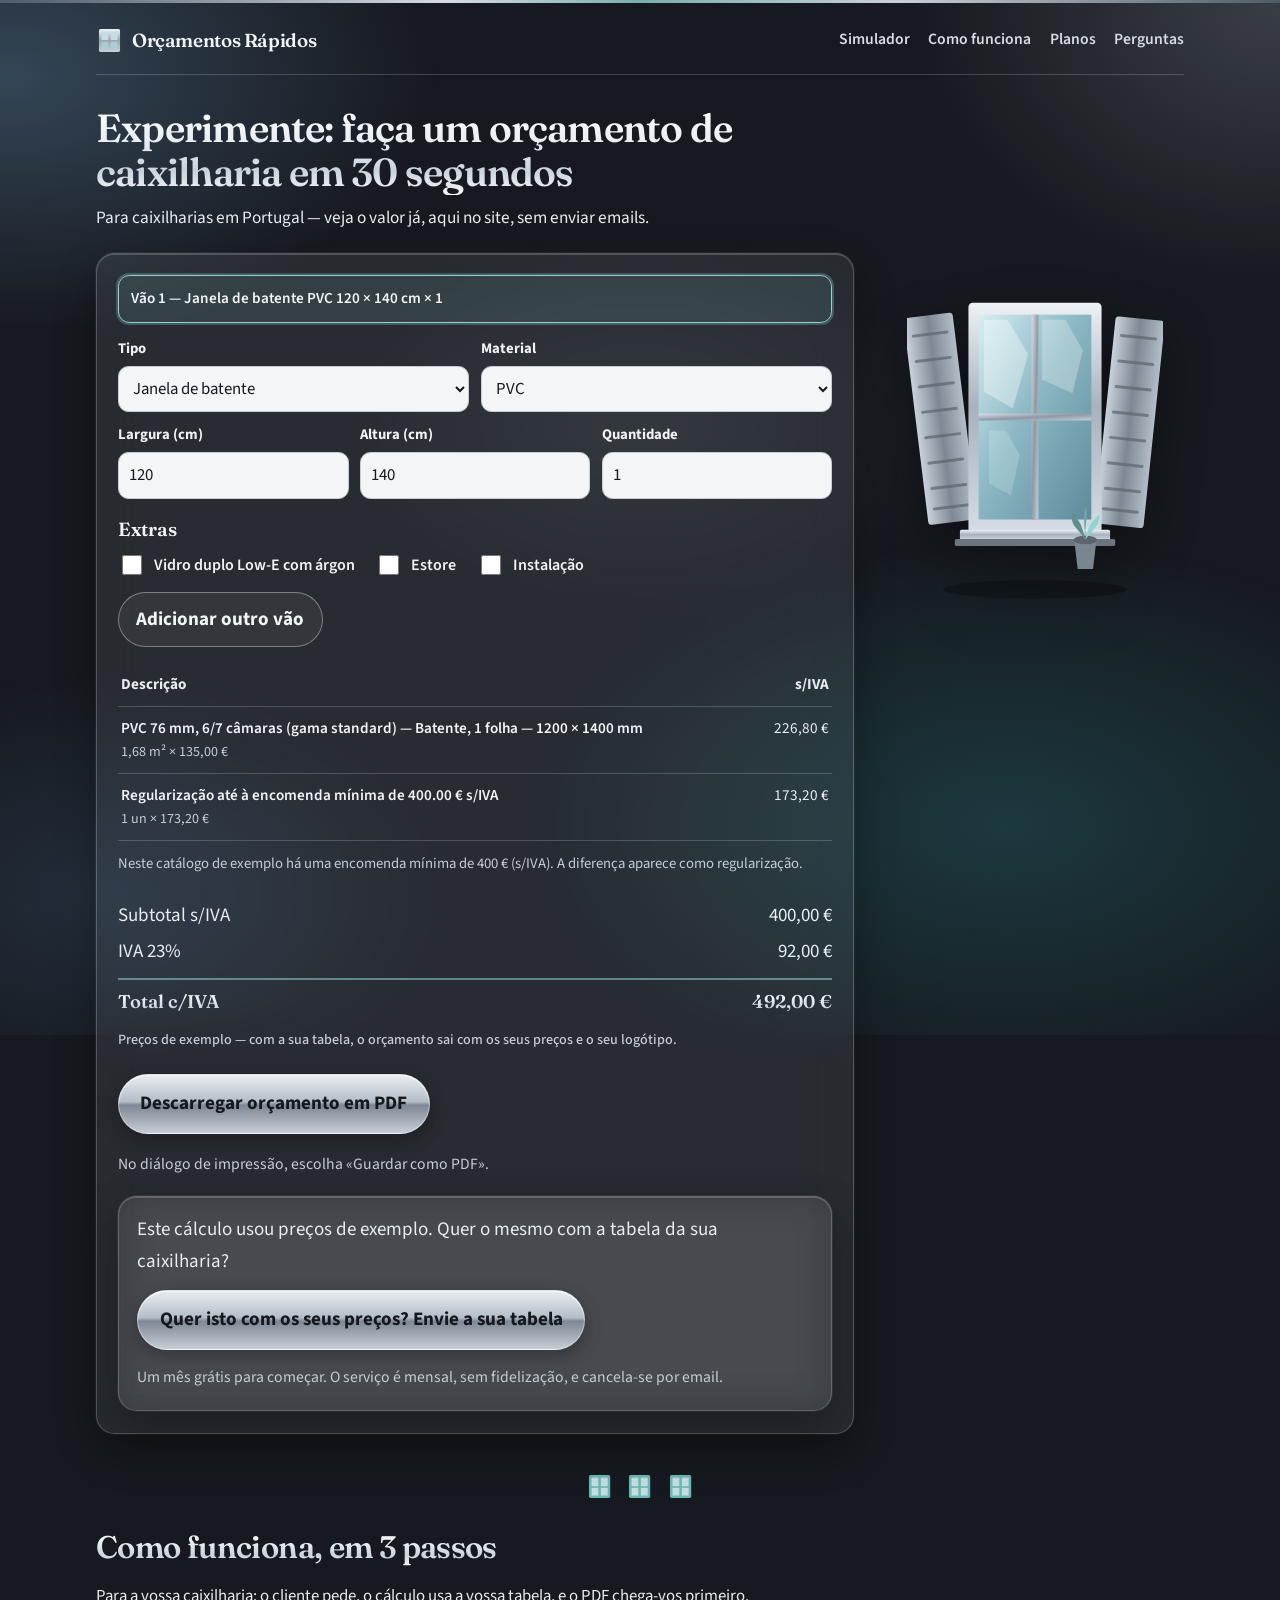
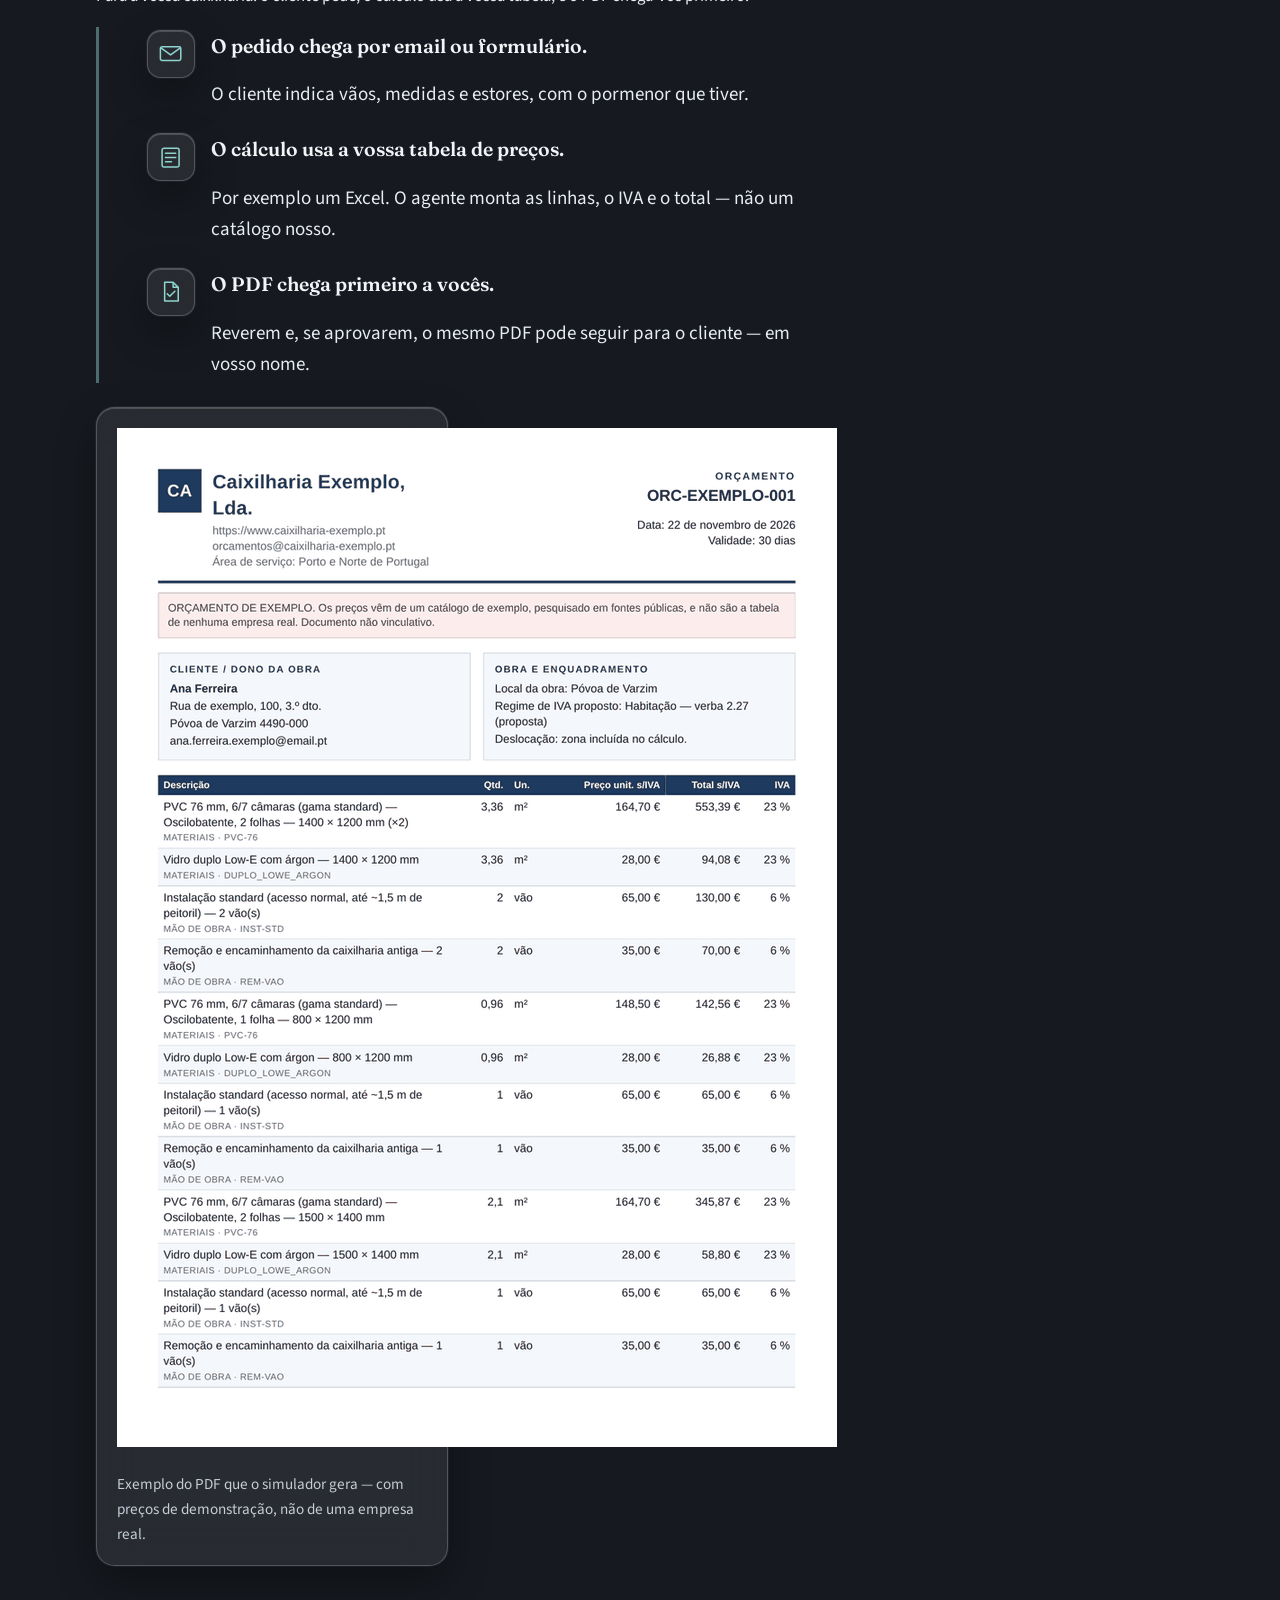
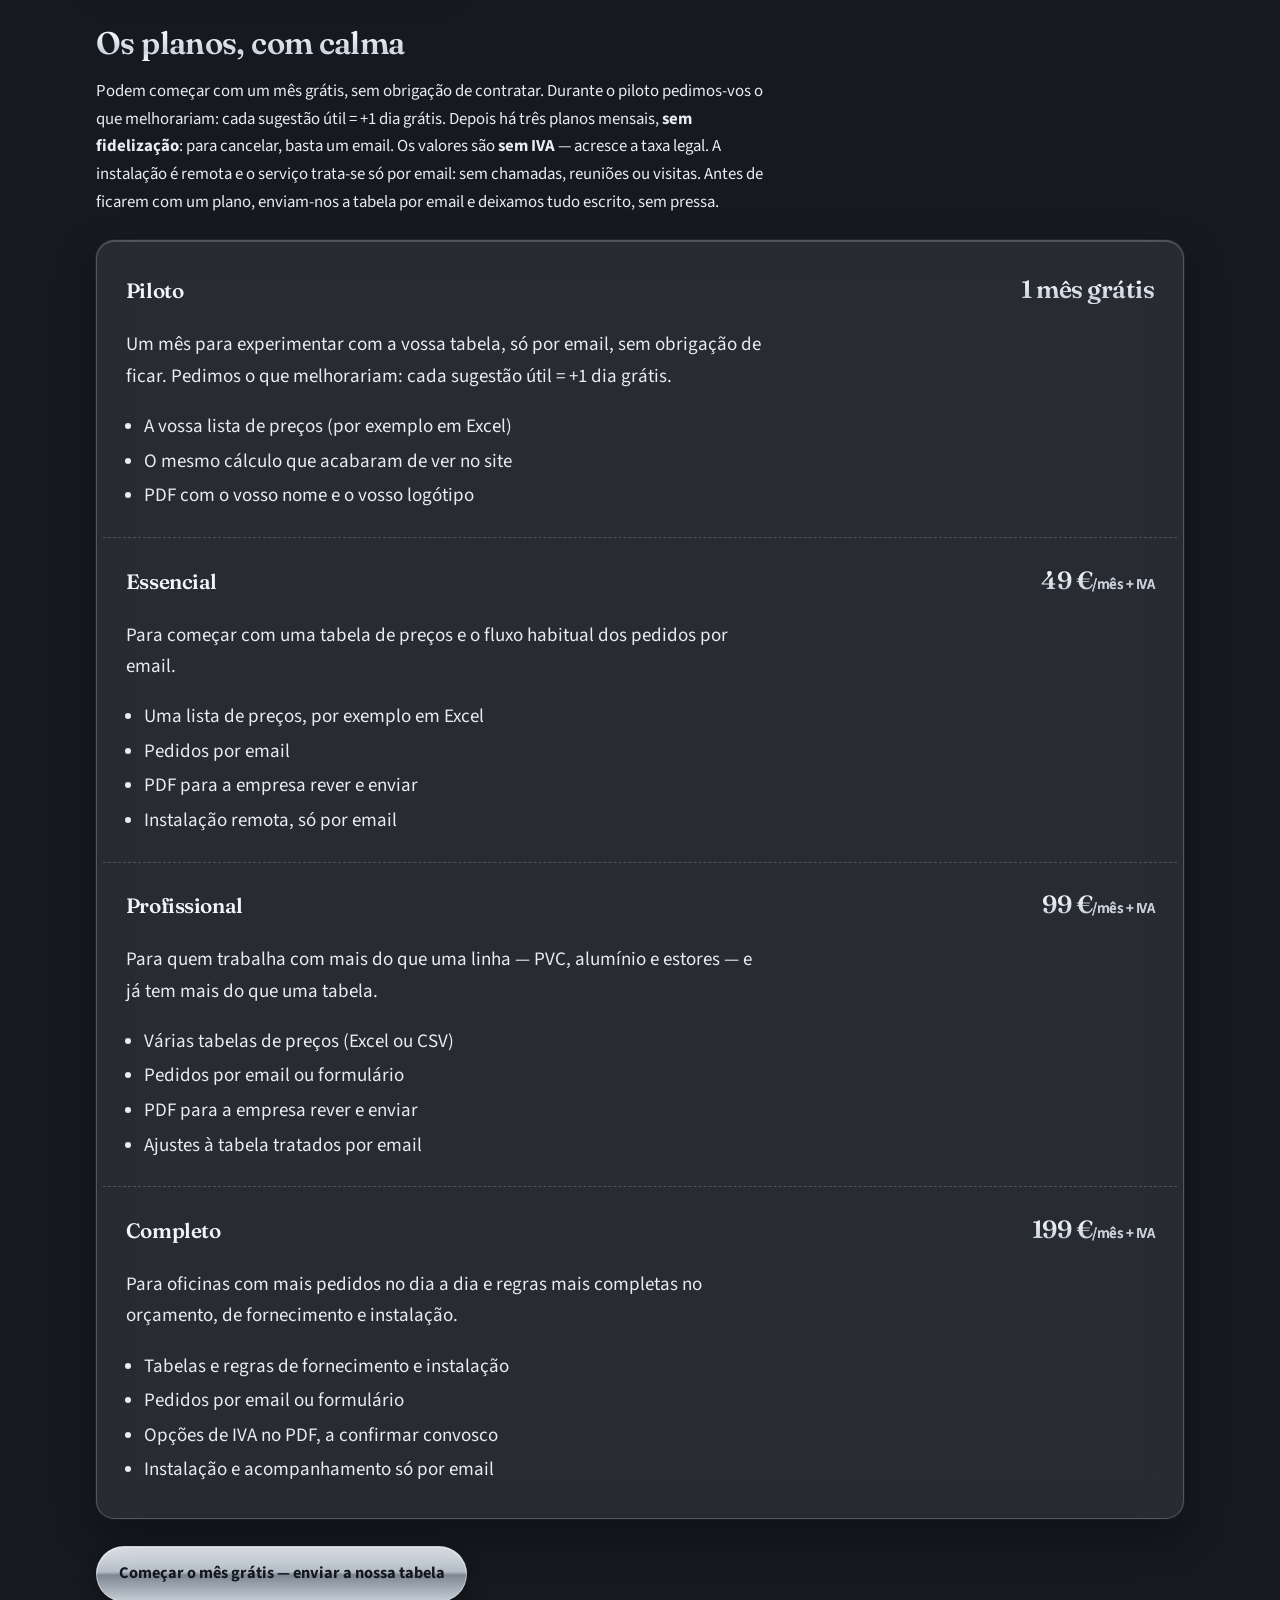
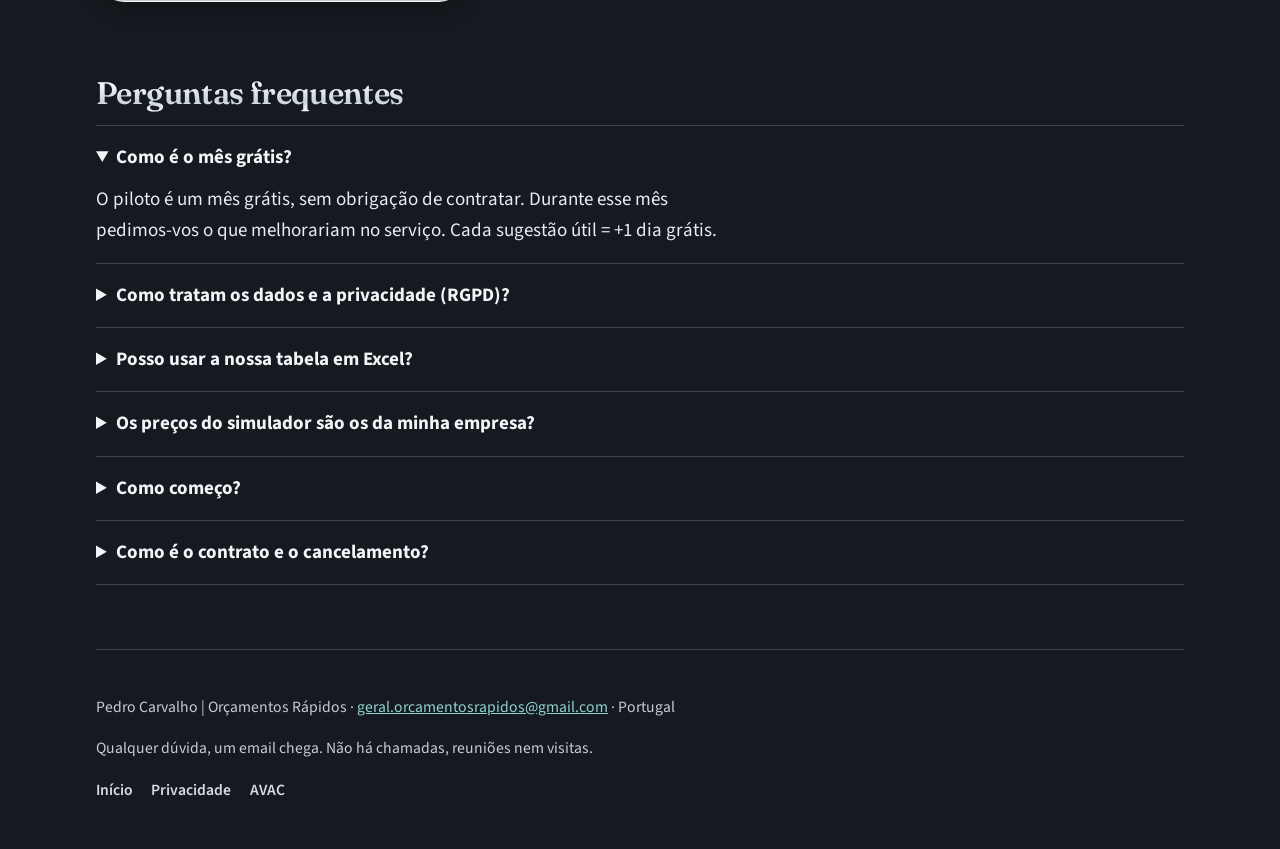
<file: index.html>
<!DOCTYPE html>
<html lang="pt-PT">
<head>
  <meta charset="utf-8">
  <meta name="viewport" content="width=device-width, initial-scale=1">
  <title>Orçamentos de caixilharia em 30 segundos, no site | Orçamentos Rápidos</title>
  <meta name="description" content="Orçamento de caixilharia no site, em 30 segundos, com preços de exemplo. Envie a sua tabela e use os seus preços. Um mês grátis; 49 a 199 €/mês + IVA, sem fidelização.">
  <link rel="canonical" href="https://orcamentosrapidos.pt/">
  <link rel="preload" href="fonts/source-sans-3-latin.woff2" as="font" type="font/woff2" crossorigin>
  <link rel="preload" href="fonts/fraunces-latin.woff2" as="font" type="font/woff2" crossorigin>
  <link rel="stylesheet" href="styles.css">
  <meta name="theme-color" content="#16191F">
  <meta property="og:site_name" content="Orçamentos Rápidos">
  <meta property="og:title" content="Orçamentos de caixilharia em 30 segundos, no site">
  <meta property="og:description" content="Orçamento de caixilharia no site, em 30 segundos, com preços de exemplo. Envie a sua tabela e use os seus preços. Um mês grátis; 49 a 199 €/mês + IVA, sem fidelização.">
  <meta property="og:url" content="https://orcamentosrapidos.pt/">
  <meta property="og:type" content="website">
  <meta property="og:locale" content="pt_PT">
  <meta property="og:image" content="https://orcamentosrapidos.pt/orcamento-exemplo-1.png">
  <meta property="og:image:type" content="image/png">
  <meta property="og:image:width" content="720">
  <meta property="og:image:height" content="1019">
  <meta property="og:image:alt" content="Primeira página de um orçamento de exemplo em PDF, com dados de demonstração.">
  <meta name="twitter:card" content="summary_large_image">
  <meta name="twitter:title" content="Orçamentos de caixilharia em 30 segundos, no site">
  <meta name="twitter:description" content="Orçamento de caixilharia no site, em 30 segundos, com preços de exemplo. Envie a sua tabela e use os seus preços. Um mês grátis; 49 a 199 €/mês + IVA, sem fidelização.">
  <meta name="twitter:image" content="https://orcamentosrapidos.pt/orcamento-exemplo-1.png">
  <meta name="twitter:image:alt" content="Primeira página de um orçamento de exemplo em PDF, com dados de demonstração.">
  <script type="application/ld+json">
  {
    "@context": "https://schema.org",
    "@graph": [
      {
        "@type": "Organization",
        "@id": "https://orcamentosrapidos.pt/#organizacao",
        "name": "Orçamentos Rápidos",
        "url": "https://orcamentosrapidos.pt/",
        "logo": "https://orcamentosrapidos.pt/marca.svg",
        "email": "geral.orcamentosrapidos@gmail.com",
        "areaServed": { "@type": "Country", "name": "Portugal" },
        "founder": { "@type": "Person", "name": "Pedro Carvalho" },
        "contactPoint": {
          "@type": "ContactPoint",
          "email": "geral.orcamentosrapidos@gmail.com",
          "contactType": "customer support",
          "availableLanguage": ["Portuguese"],
          "hoursAvailable": { "@type": "OpeningHoursSpecification", "description": "Atendimento apenas por email. Sem chamadas, reuniões ou visitas." }
        }
      },
      {
        "@type": "WebSite",
        "@id": "https://orcamentosrapidos.pt/#website",
        "url": "https://orcamentosrapidos.pt/",
        "name": "Orçamentos Rápidos",
        "inLanguage": "pt-PT",
        "publisher": { "@id": "https://orcamentosrapidos.pt/#organizacao" }
      },
      {
        "@type": "Service",
        "@id": "https://orcamentosrapidos.pt/#servico",
        "name": "Agente de orçamentos automáticos para caixilharia",
        "serviceType": "Orçamentação automática de janelas, portas e estores a partir de email ou formulário",
        "url": "https://orcamentosrapidos.pt/",
        "provider": { "@id": "https://orcamentosrapidos.pt/#organizacao" },
        "areaServed": { "@type": "Country", "name": "Portugal" },
        "audience": { "@type": "BusinessAudience", "name": "Caixilharias de janelas e portas em PVC ou alumínio e estores" },
        "description": "No site, um simulador calcula na hora um orçamento de caixilharia com preços de exemplo. Com a tabela da empresa, o mesmo fluxo passa a usar os preços e o logótipo dela. O PDF sai para a empresa rever e enviar, em nome dela.",
        "offers": {
          "@type": "AggregateOffer",
          "url": "https://orcamentosrapidos.pt/#preco",
          "priceCurrency": "EUR",
          "lowPrice": "49.00",
          "highPrice": "199.00",
          "offerCount": 4,
          "valueAddedTaxIncluded": false,
          "description": "Um mês grátis para começar. Durante o piloto pedimos o que melhorariam: cada sugestão útil = +1 dia grátis. Depois, três planos mensais de 49 a 199 €/mês, sem fidelização. Acresce IVA à taxa legal.",
          "offers": [
            {
              "@type": "Offer",
              "name": "Piloto",
              "price": "0.00",
              "priceCurrency": "EUR",
              "valueAddedTaxIncluded": false,
              "description": "Um mês grátis, sem obrigação de contratar. Durante o piloto pedimos o que melhorariam: cada sugestão útil = +1 dia grátis."
            },
            {
              "@type": "Offer",
              "name": "Essencial",
              "price": "49.00",
              "priceCurrency": "EUR",
              "valueAddedTaxIncluded": false,
              "priceSpecification": { "@type": "UnitPriceSpecification", "price": "49.00", "priceCurrency": "EUR", "unitCode": "MON", "valueAddedTaxIncluded": false }
            },
            {
              "@type": "Offer",
              "name": "Profissional",
              "price": "99.00",
              "priceCurrency": "EUR",
              "valueAddedTaxIncluded": false,
              "priceSpecification": { "@type": "UnitPriceSpecification", "price": "99.00", "priceCurrency": "EUR", "unitCode": "MON", "valueAddedTaxIncluded": false }
            },
            {
              "@type": "Offer",
              "name": "Completo",
              "price": "199.00",
              "priceCurrency": "EUR",
              "valueAddedTaxIncluded": false,
              "priceSpecification": { "@type": "UnitPriceSpecification", "price": "199.00", "priceCurrency": "EUR", "unitCode": "MON", "valueAddedTaxIncluded": false }
            }
          ]
        }
      },
      {
        "@type": "FAQPage",
        "@id": "https://orcamentosrapidos.pt/#perguntas",
        "mainEntity": [
          {
            "@type": "Question",
            "name": "Como é o mês grátis?",
            "acceptedAnswer": { "@type": "Answer", "text": "O piloto é um mês grátis, sem obrigação de contratar. Durante esse mês pedimos-vos o que melhorariam no serviço. Cada sugestão útil = +1 dia grátis." }
          },
          {
            "@type": "Question",
            "name": "Como tratam os dados e a privacidade (RGPD)?",
            "acceptedAnswer": { "@type": "Answer", "text": "Tratamos só os dados necessários para responder ao email, instalar o serviço e calcular os orçamentos — tipicamente o nome e o email da empresa, a tabela de preços que nos enviam e o conteúdo dos pedidos. Não vendemos dados. Os direitos de acesso, retificação ou apagamento exercem-se por email, para geral.orcamentosrapidos@gmail.com. Os pormenores estão na política de privacidade." }
          },
          {
            "@type": "Question",
            "name": "Posso usar a nossa tabela em Excel?",
            "acceptedAnswer": { "@type": "Answer", "text": "Sim. Uma lista de preços em Excel é o ponto de partida mais comum, e também aceitamos CSV ou outro ficheiro estruturado, desde que esteja legível. Enviam-nos a folha por email; o agente passa a calcular com os vossos valores, não com um catálogo nosso." }
          },
          {
            "@type": "Question",
            "name": "Os preços do simulador são os da minha empresa?",
            "acceptedAnswer": { "@type": "Answer", "text": "Não. O simulador no site usa um catálogo de exemplo, para ver o cálculo e o PDF na hora. Com a vossa tabela, o mesmo fluxo passa a usar os vossos preços e o vosso logótipo." }
          },
          {
            "@type": "Question",
            "name": "Como começo?",
            "acceptedAnswer": { "@type": "Answer", "text": "Enviem a vossa tabela de preços (Excel ou CSV) por email para geral.orcamentosrapidos@gmail.com. O primeiro mês é grátis. Tratamos de tudo por email: sem chamadas, reuniões ou visitas." }
          },
          {
            "@type": "Question",
            "name": "Como é o contrato e o cancelamento?",
            "acceptedAnswer": { "@type": "Answer", "text": "O serviço é mensal, sem fidelização. O plano e o início confirmam-se por escrito, por email, antes de começar. Para cancelar, basta escrever para geral.orcamentosrapidos@gmail.com. Não há chamadas, reuniões nem visitas." }
          }
        ]
      }
    ]
  }
  </script>
</head>
<body>
  <a class="skip-link" href="#conteudo">Saltar para o conteúdo</a>
  <header>
    <a class="logo" href="https://orcamentosrapidos.pt/">Orçamentos Rápidos</a>
    <nav aria-label="Secções desta página">
      <a href="#simulador">Simulador</a>
      <a href="#como-funciona">Como funciona</a>
      <a href="#preco">Planos</a>
      <a href="#perguntas">Perguntas</a>
    </nav>
  </header>
  <main id="conteudo">
    <section class="hero hero-min" aria-labelledby="titulo-principal">
      <div class="hero-intro">
        <h1 id="titulo-principal">Experimente: faça um orçamento de caixilharia em 30 segundos</h1>
        <p class="para-quem">Para caixilharias em Portugal — veja o valor já, aqui no site, sem enviar emails.</p>
      </div>
      <div class="hero-corpo">
        <div class="simulador" id="simulador">
          <noscript><p class="simulador-erro">Para ver o orçamento na hora, é preciso ter o JavaScript ligado. Se preferir, escreva-nos um email.</p></noscript>
          <p id="simulador-erro" class="simulador-erro" hidden></p>

          <ul id="lista-vaos" class="lista-vaos" aria-label="Vãos do orçamento"></ul>

          <form id="form-vao" class="form-vao">
            <div class="grelha">
              <label>Tipo
                <select name="tipo" id="tipo">
                  <option value="batente">Janela de batente</option>
                  <option value="correr">Janela de correr</option>
                  <option value="porta">Porta de varanda</option>
                  <option value="estore">Estore</option>
                </select>
              </label>
              <label>Material
                <select name="material" id="material">
                  <option value="pvc">PVC</option>
                  <option value="aluminio">Alumínio</option>
                </select>
              </label>
              <label>Largura (cm)
                <input type="number" name="largura" id="largura" inputmode="numeric" min="30" max="400" step="1" value="120" required>
              </label>
              <label>Altura (cm)
                <input type="number" name="altura" id="altura" inputmode="numeric" min="30" max="400" step="1" value="140" required>
              </label>
              <label>Quantidade
                <input type="number" name="quantidade" id="quantidade" inputmode="numeric" min="1" max="99" step="1" value="1" required>
              </label>
            </div>
            <fieldset class="extras">
              <legend>Extras</legend>
              <label><input type="checkbox" name="vidroLowe"> Vidro duplo Low-E com árgon</label>
              <label><input type="checkbox" name="estore"> Estore</label>
              <label><input type="checkbox" name="instalacao"> Instalação</label>
            </fieldset>
          </form>
          <p class="acoes-vao">
            <button type="button" class="btn-sec" id="btn-adicionar">Adicionar outro vão</button>
          </p>

          <div id="resultado" class="resultado" aria-live="polite"></div>
          <p class="acoes-pdf">
            <button type="button" class="cta btn-pdf" id="btn-pdf">Descarregar orçamento em PDF</button>
          </p>
          <p class="nota">No diálogo de impressão, escolha «Guardar como PDF».</p>
          <div class="convite-tabela">
            <p>Este cálculo usou preços de exemplo. Quer o mesmo com a tabela da sua caixilharia?</p>
            <a class="cta cta-tabela" href="mailto:geral.orcamentosrapidos@gmail.com?subject=Quero%20isto%20com%20os%20nossos%20pre%C3%A7os%20%E2%80%94%20Or%C3%A7amentos%20R%C3%A1pidos&body=Ol%C3%A1%2C%0A%0AVi%20o%20simulador%20em%20https%3A%2F%2Forcamentosrapidos.pt%20e%20gostaria%20de%20o%20usar%20com%20a%20nossa%20tabela%20de%20pre%C3%A7os%20e%20o%20nosso%20log%C3%B3tipo.%20O%20primeiro%20m%C3%AAs%20%C3%A9%20gr%C3%A1tis.%0A%0AEmpresa%3A%0ANome%3A%0A%0AAnexarei%20a%20tabela%20%28Excel%20ou%20CSV%29.%0A%0AObrigado%2C%0A">Quer isto com os seus preços? Envie a sua tabela</a>
            <p class="nota">Um mês grátis para começar. O serviço é mensal, sem fidelização, e cancela-se por email.</p>
          </div>
        </div>
        <div class="ilustracao">
        <svg viewBox="0 0 300 390" xmlns="http://www.w3.org/2000/svg" role="img" aria-labelledby="ilust-titulo">
          <title id="ilust-titulo">Desenho de uma janela de alumínio de duas folhas, com estores laterais e reflexo no vidro</title>
          <defs>
            <linearGradient id="alu-frame" x1="0" y1="0" x2="0" y2="1">
              <stop offset="0" stop-color="#EEF2F6"/>
              <stop offset="0.45" stop-color="#A8B2BE"/>
              <stop offset="1" stop-color="#D5DCE4"/>
            </linearGradient>
            <linearGradient id="alu-side" x1="0" y1="0" x2="1" y2="1">
              <stop offset="0" stop-color="#D8DEE6"/>
              <stop offset="0.5" stop-color="#8E99A6"/>
              <stop offset="1" stop-color="#C5CDD6"/>
            </linearGradient>
            <linearGradient id="glass-pane" x1="0" y1="0" x2="1" y2="1">
              <stop offset="0" stop-color="#D7EEF2"/>
              <stop offset="0.45" stop-color="#8BB8C4"/>
              <stop offset="1" stop-color="#5E8A9A"/>
            </linearGradient>
            <linearGradient id="shutter" x1="0" y1="0" x2="1" y2="0">
              <stop offset="0" stop-color="#C9D2DB"/>
              <stop offset="0.5" stop-color="#7E8894"/>
              <stop offset="1" stop-color="#B4BEC8"/>
            </linearGradient>
          </defs>
          <ellipse cx="150" cy="372" rx="108" ry="11" fill="#000" opacity="0.28"/>
          <g transform="translate(10,50) rotate(-7 29 120)">
            <rect x="0" y="0" width="58" height="244" rx="4" fill="url(#shutter)"/>
            <g stroke="#5C656F" stroke-width="3.5" stroke-linecap="round" opacity="0.7">
              <path d="M9 22h40M9 52h40M9 82h40M9 112h40M9 142h40M9 172h40M9 202h40M9 226h40"/>
            </g>
          </g>
          <g transform="translate(232,54) rotate(6 29 120)">
            <rect x="0" y="0" width="58" height="244" rx="4" fill="url(#shutter)"/>
            <g stroke="#5C656F" stroke-width="3.5" stroke-linecap="round" opacity="0.7">
              <path d="M9 22h40M9 52h40M9 82h40M9 112h40M9 142h40M9 172h40M9 202h40M9 226h40"/>
            </g>
          </g>
          <rect x="72" y="36" width="156" height="270" rx="5" fill="url(#alu-frame)"/>
          <rect x="84" y="50" width="132" height="240" fill="url(#glass-pane)"/>
          <rect x="146" y="50" width="8" height="240" fill="url(#alu-side)"/>
          <rect x="84" y="166" width="132" height="8" fill="url(#alu-side)"/>
          <path d="M90 56l28 0 24 40-18 64-34-20z" fill="#F7FBFC" opacity="0.38"/>
          <path d="M158 56l28 0 20 36-12 50-36-16z" fill="#F7FBFC" opacity="0.28"/>
          <path d="M96 186l20 0 16 28-10 48-26-14z" fill="#F7FBFC" opacity="0.18"/>
          <rect x="62" y="302" width="176" height="13" rx="2" fill="url(#alu-frame)"/>
          <rect x="56" y="313" width="188" height="8" rx="2" fill="#6B7580"/>
          <path d="M196 314l4 34h18l4-34z" fill="#7A868F"/>
          <ellipse cx="209" cy="314" rx="14" ry="5" fill="#5C656F"/>
          <path d="M209 314c-8-14-20-18-14-32 6 10 10 12 14 32z" fill="#5F8F8A"/>
          <path d="M209 314c8-12 18-16 16-30-8 9-12 12-16 30z" fill="#8ED4CF"/>
          <path d="M209 308c0-16 4-24 0-34-2 10-2 18 0 34z" fill="#6BA8A3"/>
        </svg>
      </div>
      </div>
    </section>

    <div class="divisor" aria-hidden="true">
      <svg viewBox="0 0 32 32"><rect x="3.5" y="2.5" width="25" height="27" rx="2" fill="currentColor"/><rect x="6.5" y="5.5" width="8" height="10" fill="#C5DEE4"/><rect x="17.5" y="5.5" width="8" height="10" fill="#C5DEE4"/><rect x="6.5" y="17.5" width="8" height="9" fill="#C5DEE4"/><rect x="17.5" y="17.5" width="8" height="9" fill="#C5DEE4"/></svg>
      <svg viewBox="0 0 32 32"><rect x="3.5" y="2.5" width="25" height="27" rx="2" fill="currentColor"/><rect x="6.5" y="5.5" width="8" height="10" fill="#C5DEE4"/><rect x="17.5" y="5.5" width="8" height="10" fill="#C5DEE4"/><rect x="6.5" y="17.5" width="8" height="9" fill="#C5DEE4"/><rect x="17.5" y="17.5" width="8" height="9" fill="#C5DEE4"/></svg>
      <svg viewBox="0 0 32 32"><rect x="3.5" y="2.5" width="25" height="27" rx="2" fill="currentColor"/><rect x="6.5" y="5.5" width="8" height="10" fill="#C5DEE4"/><rect x="17.5" y="5.5" width="8" height="10" fill="#C5DEE4"/><rect x="6.5" y="17.5" width="8" height="9" fill="#C5DEE4"/><rect x="17.5" y="17.5" width="8" height="9" fill="#C5DEE4"/></svg>
    </div>

    <section class="seccao seccao-compacta" aria-labelledby="como-funciona">
      <h2 id="como-funciona">Como funciona, em 3 passos</h2>
      <p class="historia">Para a vossa caixilharia: o cliente pede, o cálculo usa a vossa tabela, e o PDF chega-vos primeiro.</p>
      <ol class="passos">
        <li>
          <span class="icone" aria-hidden="true">
            <svg viewBox="0 0 32 32" fill="none"><rect x="4" y="8" width="24" height="16" rx="2" stroke="currentColor" stroke-width="1.8"/><path d="M5 9.5l11 8 11-8" stroke="currentColor" stroke-width="1.8" stroke-linecap="round" stroke-linejoin="round"/></svg>
          </span>
          <strong>O pedido chega por email ou formulário.</strong>
          <p>O cliente indica vãos, medidas e estores, com o pormenor que tiver.</p>
        </li>
        <li>
          <span class="icone" aria-hidden="true">
            <svg viewBox="0 0 32 32" fill="none"><rect x="6" y="5" width="20" height="22" rx="2" stroke="currentColor" stroke-width="1.8"/><path d="M10 11h12M10 16h12M10 21h7" stroke="currentColor" stroke-width="1.8" stroke-linecap="round"/></svg>
          </span>
          <strong>O cálculo usa a vossa tabela de preços.</strong>
          <p>Por exemplo um Excel. O agente monta as linhas, o IVA e o total — não um catálogo nosso.</p>
        </li>
        <li>
          <span class="icone" aria-hidden="true">
            <svg viewBox="0 0 32 32" fill="none"><path d="M9 5h10l6 6v16H9V5z" stroke="currentColor" stroke-width="1.8" stroke-linejoin="round"/><path d="M19 5v6h6" stroke="currentColor" stroke-width="1.8" stroke-linejoin="round"/><path d="M12 18.5l3 3 6-6" stroke="currentColor" stroke-width="1.8" stroke-linecap="round" stroke-linejoin="round"/></svg>
          </span>
          <strong>O PDF chega primeiro a vocês.</strong>
          <p>Reverem e, se aprovarem, o mesmo PDF pode seguir para o cliente — em vosso nome.</p>
        </li>
      </ol>
      <figure class="preview preview-simples">
        <img src="orcamento-exemplo-1.png" alt="Primeira página de um orçamento de demonstração em PDF, com preços de exemplo e totais com IVA." width="720" height="1019" loading="lazy" decoding="async">
        <figcaption>Exemplo do PDF que o simulador gera — com preços de demonstração, não de uma empresa real.</figcaption>
      </figure>
    </section>

    <section class="seccao" aria-labelledby="preco">
      <h2 id="preco">Os planos, com calma</h2>
      <p class="historia">Podem começar com um mês grátis, sem obrigação de contratar. Durante o piloto pedimos-vos o que melhorariam: cada sugestão útil = +1 dia grátis. Depois há três planos mensais, <strong>sem fidelização</strong>: para cancelar, basta um email. Os valores são <strong>sem IVA</strong> — acresce a taxa legal. A instalação é remota e o serviço trata-se só por email: sem chamadas, reuniões ou visitas. Antes de ficarem com um plano, enviam-nos a tabela por email e deixamos tudo escrito, sem pressa.</p>
      <div class="quadro">
        <article class="plano">
          <div class="plano-topo">
            <h3>Piloto</h3>
            <p class="valor">1 mês grátis</p>
          </div>
          <p>Um mês para experimentar com a vossa tabela, só por email, sem obrigação de ficar. Pedimos o que melhorariam: cada sugestão útil = +1 dia grátis.</p>
          <ul>
            <li>A vossa lista de preços (por exemplo em Excel)</li>
            <li>O mesmo cálculo que acabaram de ver no site</li>
            <li>PDF com o vosso nome e o vosso logótipo</li>
          </ul>
        </article>
        <article class="plano">
          <div class="plano-topo">
            <h3>Essencial</h3>
            <p class="valor">49&nbsp;€<span class="periodo">/mês + IVA</span></p>
          </div>
          <p>Para começar com uma tabela de preços e o fluxo habitual dos pedidos por email.</p>
          <ul>
            <li>Uma lista de preços, por exemplo em Excel</li>
            <li>Pedidos por email</li>
            <li>PDF para a empresa rever e enviar</li>
            <li>Instalação remota, só por email</li>
          </ul>
        </article>
        <article class="plano">
          <div class="plano-topo">
            <h3>Profissional</h3>
            <p class="valor">99&nbsp;€<span class="periodo">/mês + IVA</span></p>
          </div>
          <p>Para quem trabalha com mais do que uma linha — PVC, alumínio e estores — e já tem mais do que uma tabela.</p>
          <ul>
            <li>Várias tabelas de preços (Excel ou CSV)</li>
            <li>Pedidos por email ou formulário</li>
            <li>PDF para a empresa rever e enviar</li>
            <li>Ajustes à tabela tratados por email</li>
          </ul>
        </article>
        <article class="plano">
          <div class="plano-topo">
            <h3>Completo</h3>
            <p class="valor">199&nbsp;€<span class="periodo">/mês + IVA</span></p>
          </div>
          <p>Para oficinas com mais pedidos no dia a dia e regras mais completas no orçamento, de fornecimento e instalação.</p>
          <ul>
            <li>Tabelas e regras de fornecimento e instalação</li>
            <li>Pedidos por email ou formulário</li>
            <li>Opções de IVA no PDF, a confirmar convosco</li>
            <li>Instalação e acompanhamento só por email</li>
          </ul>
        </article>
      </div>
      <p>
        <a class="cta" href="mailto:geral.orcamentosrapidos@gmail.com?subject=Quero%20isto%20com%20os%20nossos%20pre%C3%A7os%20%E2%80%94%20Or%C3%A7amentos%20R%C3%A1pidos&body=Ol%C3%A1%2C%0A%0AVi%20o%20simulador%20em%20https%3A%2F%2Forcamentosrapidos.pt%20e%20gostaria%20de%20o%20usar%20com%20a%20nossa%20tabela%20de%20pre%C3%A7os%20e%20o%20nosso%20log%C3%B3tipo.%20O%20primeiro%20m%C3%AAs%20%C3%A9%20gr%C3%A1tis.%0A%0AEmpresa%3A%0ANome%3A%0A%0AAnexarei%20a%20tabela%20%28Excel%20ou%20CSV%29.%0A%0AObrigado%2C%0A">Começar o mês grátis — enviar a nossa tabela</a>
      </p>
    </section>

    <section class="seccao" aria-labelledby="perguntas">
      <h2 id="perguntas">Perguntas frequentes</h2>
      <details open>
        <summary>Como é o mês grátis?</summary>
        <p>O piloto é um mês grátis, sem obrigação de contratar. Durante esse mês pedimos-vos o que melhorariam no serviço. Cada sugestão útil = +1 dia grátis.</p>
      </details>
      <details>
        <summary>Como tratam os dados e a privacidade (RGPD)?</summary>
        <p>Tratamos só os dados necessários para responder ao email, instalar o serviço e calcular os orçamentos — tipicamente o nome e o email da empresa, a tabela de preços que nos enviam e o conteúdo dos pedidos. Não vendemos dados. Os direitos de acesso, retificação ou apagamento exercem-se por email, para <a href="mailto:geral.orcamentosrapidos@gmail.com">geral.orcamentosrapidos@gmail.com</a>. Os pormenores estão na <a href="privacidade.html">política de privacidade</a>.</p>
      </details>
      <details>
        <summary>Posso usar a nossa tabela em Excel?</summary>
        <p>Sim. Uma lista de preços em Excel é o ponto de partida mais comum, e também aceitamos CSV ou outro ficheiro estruturado, desde que esteja legível. Enviam-nos a folha por email; o agente passa a calcular com os vossos valores, não com um catálogo nosso.</p>
      </details>
      <details>
        <summary>Os preços do simulador são os da minha empresa?</summary>
        <p>Não. O simulador no site usa um catálogo de exemplo, para ver o cálculo e o PDF na hora. Com a vossa tabela, o mesmo fluxo passa a usar os vossos preços e o vosso logótipo.</p>
      </details>
      <details>
        <summary>Como começo?</summary>
        <p>Enviem a vossa tabela de preços (Excel ou CSV) por email para <a href="mailto:geral.orcamentosrapidos@gmail.com">geral.orcamentosrapidos@gmail.com</a>. O primeiro mês é grátis. Tratamos de tudo por email: sem chamadas, reuniões ou visitas.</p>
      </details>
      <details>
        <summary>Como é o contrato e o cancelamento?</summary>
        <p>O serviço é mensal, sem fidelização. O plano e o início confirmam-se por escrito, por email, antes de começar. Para cancelar, basta escrever para <a href="mailto:geral.orcamentosrapidos@gmail.com">geral.orcamentosrapidos@gmail.com</a>. Não há chamadas, reuniões nem visitas.</p>
      </details>
    </section>
  </main>
  <footer>
    <p>Pedro Carvalho | Orçamentos Rápidos · <a href="mailto:geral.orcamentosrapidos@gmail.com">geral.orcamentosrapidos@gmail.com</a> · Portugal</p>
    <p>Qualquer dúvida, um email chega. Não há chamadas, reuniões nem visitas.</p>
    <nav aria-label="Rodapé">
      <a href="https://orcamentosrapidos.pt/">Início</a>
      <a href="https://orcamentosrapidos.pt/privacidade.html">Privacidade</a>
      <a href="https://orcamentosrapidos.pt/avac.html">AVAC</a>
    </nav>
  </footer>
  <div id="folha-orcamento" class="folha-orcamento" hidden></div>
  <div class="barra-total" id="barra-total" hidden role="status" aria-label="Total do orçamento">
    <p class="barra-total-valor">Total c/IVA <strong id="barra-valor">—</strong></p>
    <button type="button" class="cta barra-pdf" id="btn-pdf-barra">Descarregar PDF</button>
  </div>
  <script src="js/catalogo-exemplo.js" defer></script>
  <script src="js/calc.js" defer></script>
  <script src="js/simulador.js" defer></script>
</body>
</html>
</file>
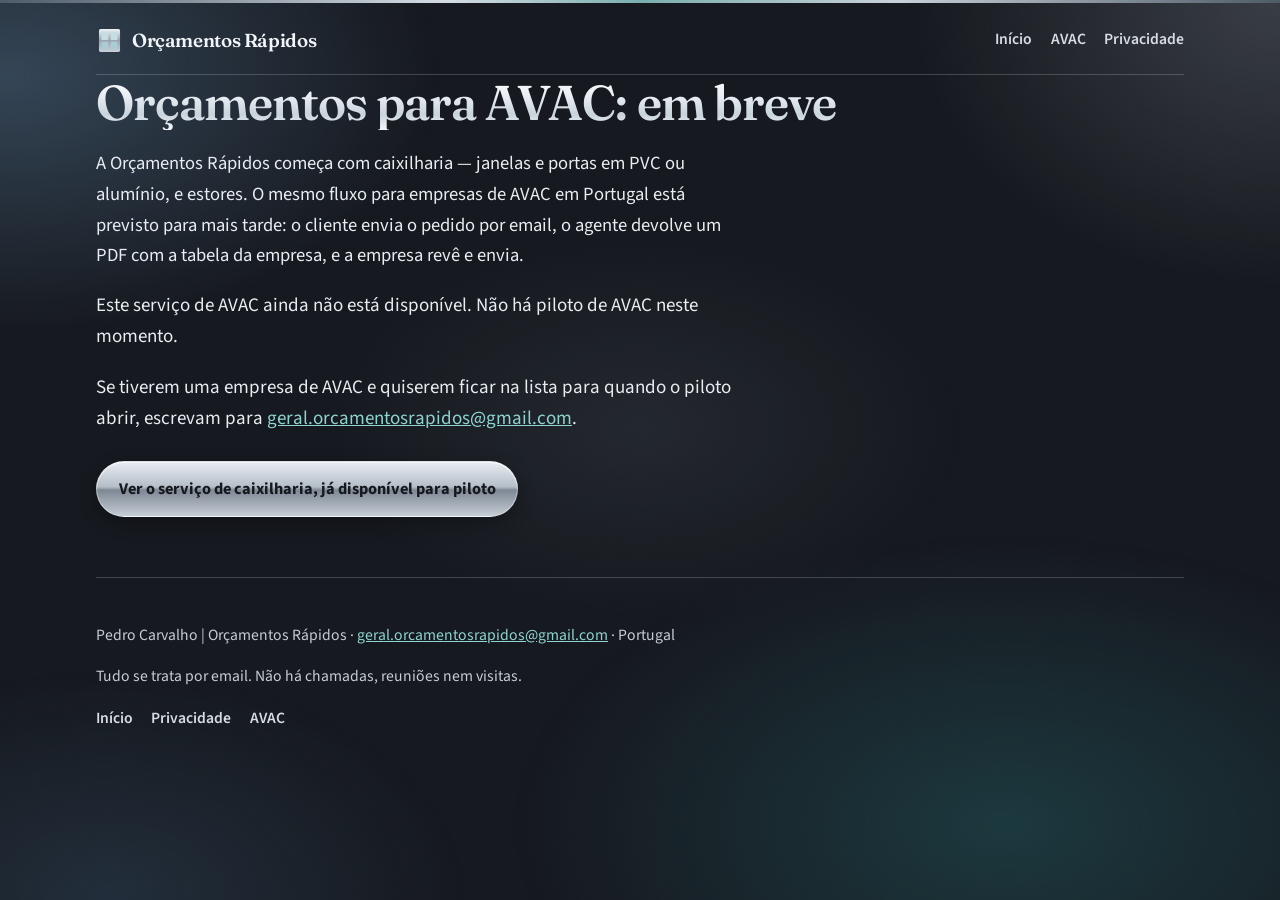
<file: avac.html>
<!DOCTYPE html>
<html lang="pt-PT">
<head>
  <meta charset="utf-8">
  <meta name="viewport" content="width=device-width, initial-scale=1">
  <title>Orçamentos automáticos para AVAC, em breve | Orçamentos Rápidos</title>
  <meta name="description" content="A Orçamentos Rápidos começa com caixilharia. O mesmo fluxo de orçamentos em PDF por email para empresas de AVAC em Portugal está previsto para mais tarde.">
  <link rel="canonical" href="https://orcamentosrapidos.pt/avac.html">
  <meta name="theme-color" content="#16191F">
  <link rel="stylesheet" href="styles.css">
  <meta name="robots" content="index, follow">
</head>
<body>
  <a class="skip-link" href="#conteudo">Saltar para o conteúdo</a>
  <header>
    <a class="logo" href="https://orcamentosrapidos.pt/">Orçamentos Rápidos</a>
    <nav aria-label="Navegação">
      <a href="https://orcamentosrapidos.pt/">Início</a>
      <a href="https://orcamentosrapidos.pt/avac.html">AVAC</a>
      <a href="https://orcamentosrapidos.pt/privacidade.html">Privacidade</a>
    </nav>
  </header>
  <main id="conteudo">
    <h1>Orçamentos para AVAC: em breve</h1>
    <p class="lead">A Orçamentos Rápidos começa com caixilharia — janelas e portas em PVC ou alumínio, e estores. O mesmo fluxo para empresas de AVAC em Portugal está previsto para mais tarde: o cliente envia o pedido por email, o agente devolve um PDF com a tabela da empresa, e a empresa revê e envia.</p>
    <p>Este serviço de AVAC ainda não está disponível. Não há piloto de AVAC neste momento.</p>
    <p>Se tiverem uma empresa de AVAC e quiserem ficar na lista para quando o piloto abrir, escrevam para <a href="mailto:geral.orcamentosrapidos@gmail.com?subject=Lista%20de%20espera%20AVAC">geral.orcamentosrapidos@gmail.com</a>.</p>
    <p><a class="cta" href="https://orcamentosrapidos.pt/">Ver o serviço de caixilharia, já disponível para piloto</a></p>
  </main>
  <footer>
    <p>Pedro Carvalho | Orçamentos Rápidos · <a href="mailto:geral.orcamentosrapidos@gmail.com">geral.orcamentosrapidos@gmail.com</a> · Portugal</p>
    <p>Tudo se trata por email. Não há chamadas, reuniões nem visitas.</p>
    <nav aria-label="Rodapé">
      <a href="https://orcamentosrapidos.pt/">Início</a>
      <a href="https://orcamentosrapidos.pt/privacidade.html">Privacidade</a>
      <a href="https://orcamentosrapidos.pt/avac.html">AVAC</a>
    </nav>
  </footer>
</body>
</html>
</file>
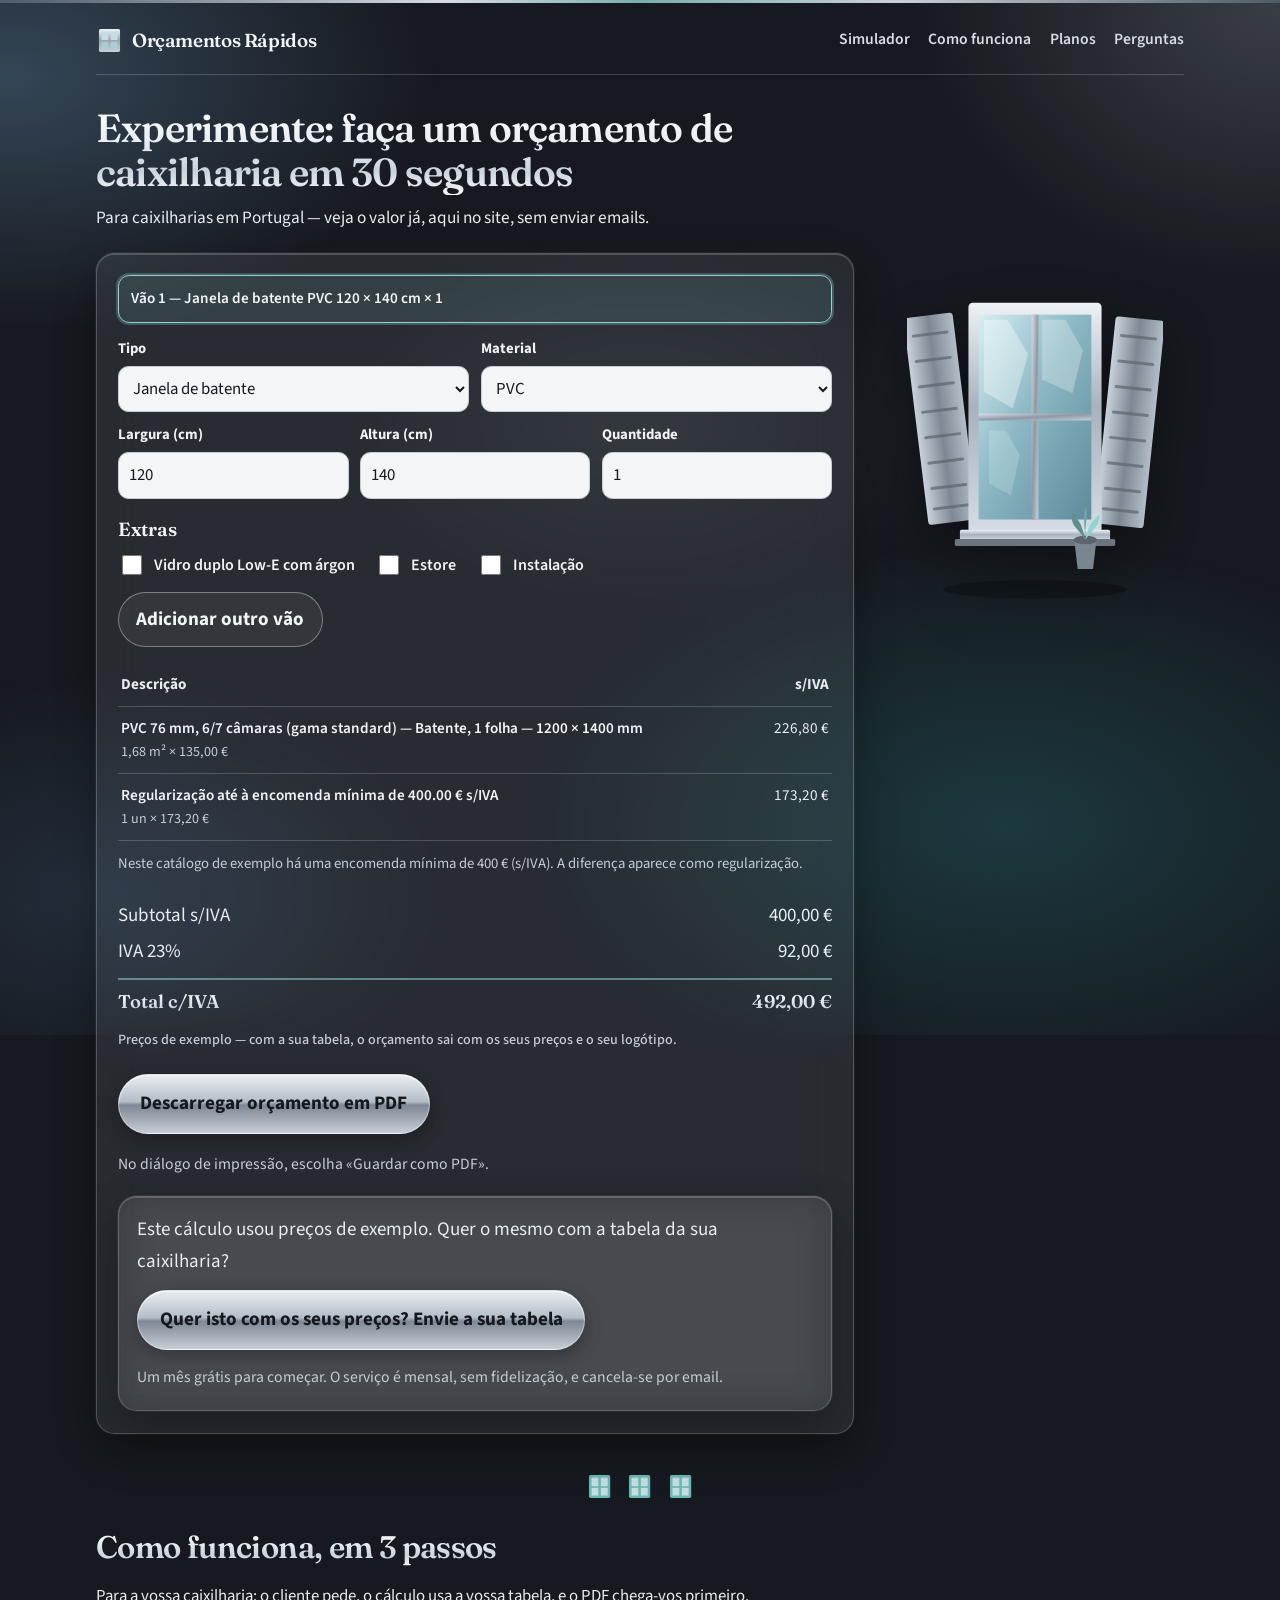
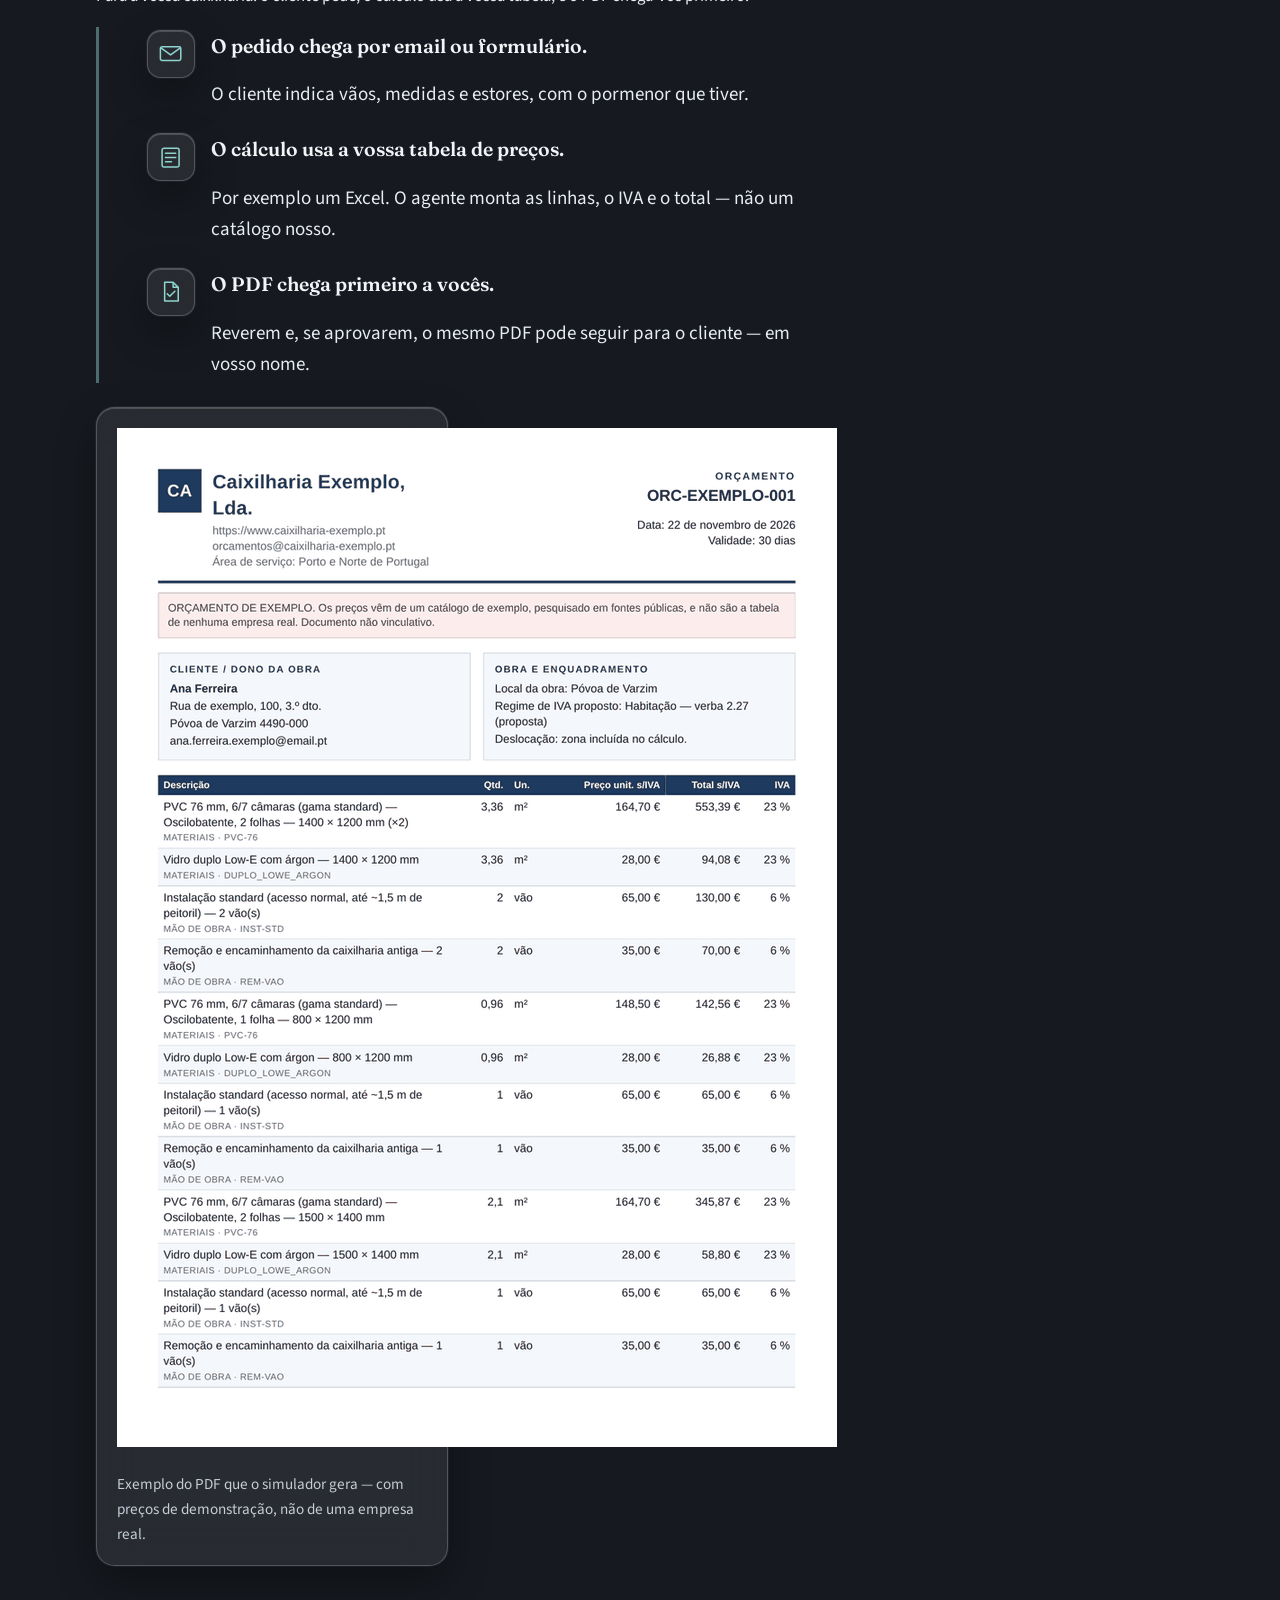
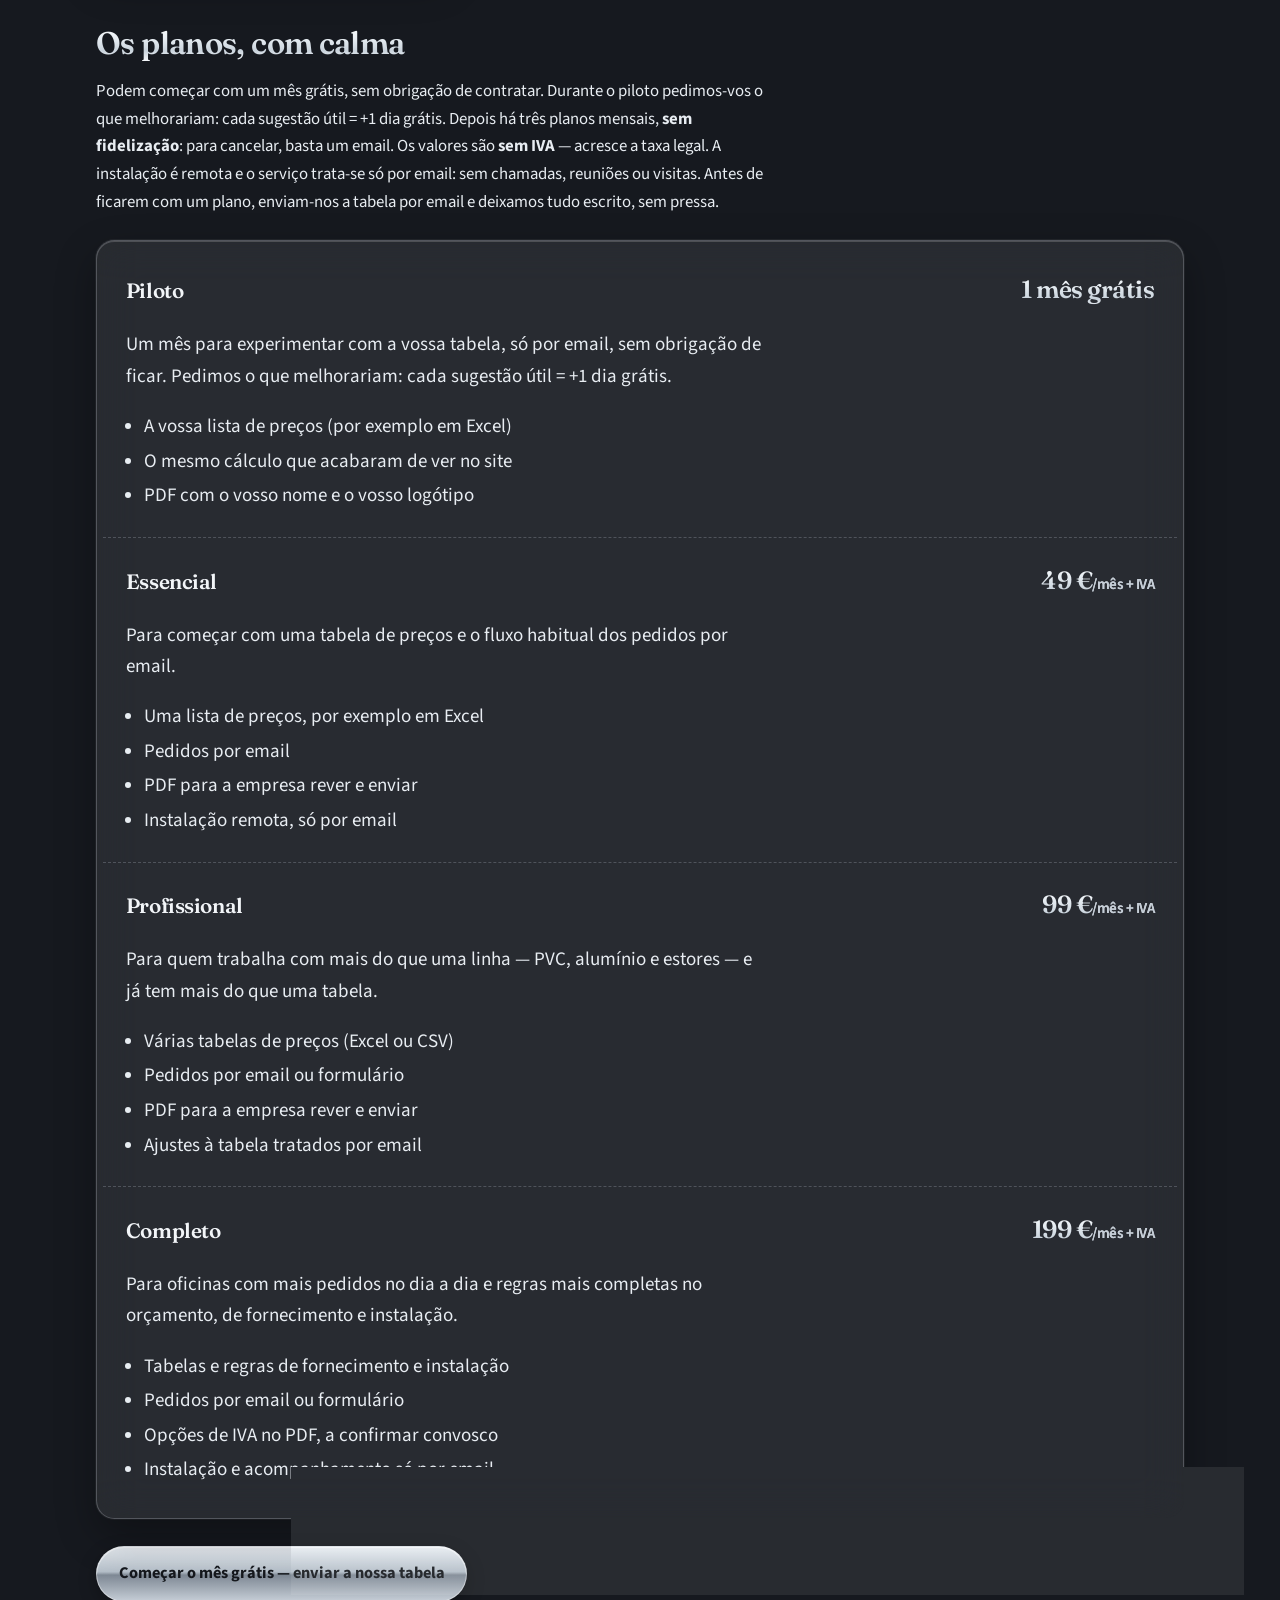
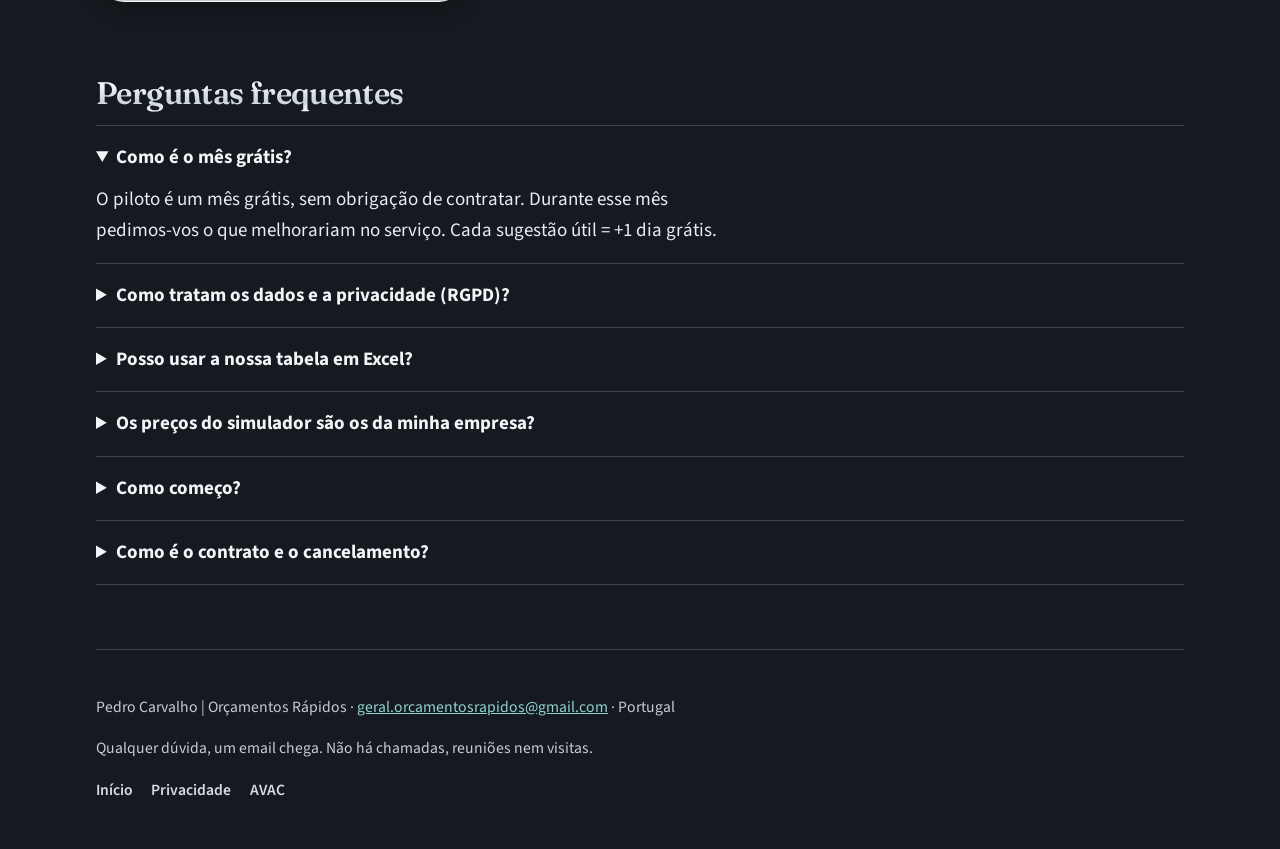
<file: orcamentos-automaticos-caixilharia.html>
<!DOCTYPE html>
<html lang="pt-PT">
<head>
  <meta charset="utf-8">
  <meta http-equiv="refresh" content="0; url=/">
  <link rel="canonical" href="https://orcamentosrapidos.pt/">
  <title>Orçamentos automáticos para caixilharia | Orçamentos Rápidos</title>
  <script>location.replace("/");</script>
</head>
<body>
  <p><a href="/">Ir para Orçamentos Rápidos</a></p>
</body>
</html>
</file>
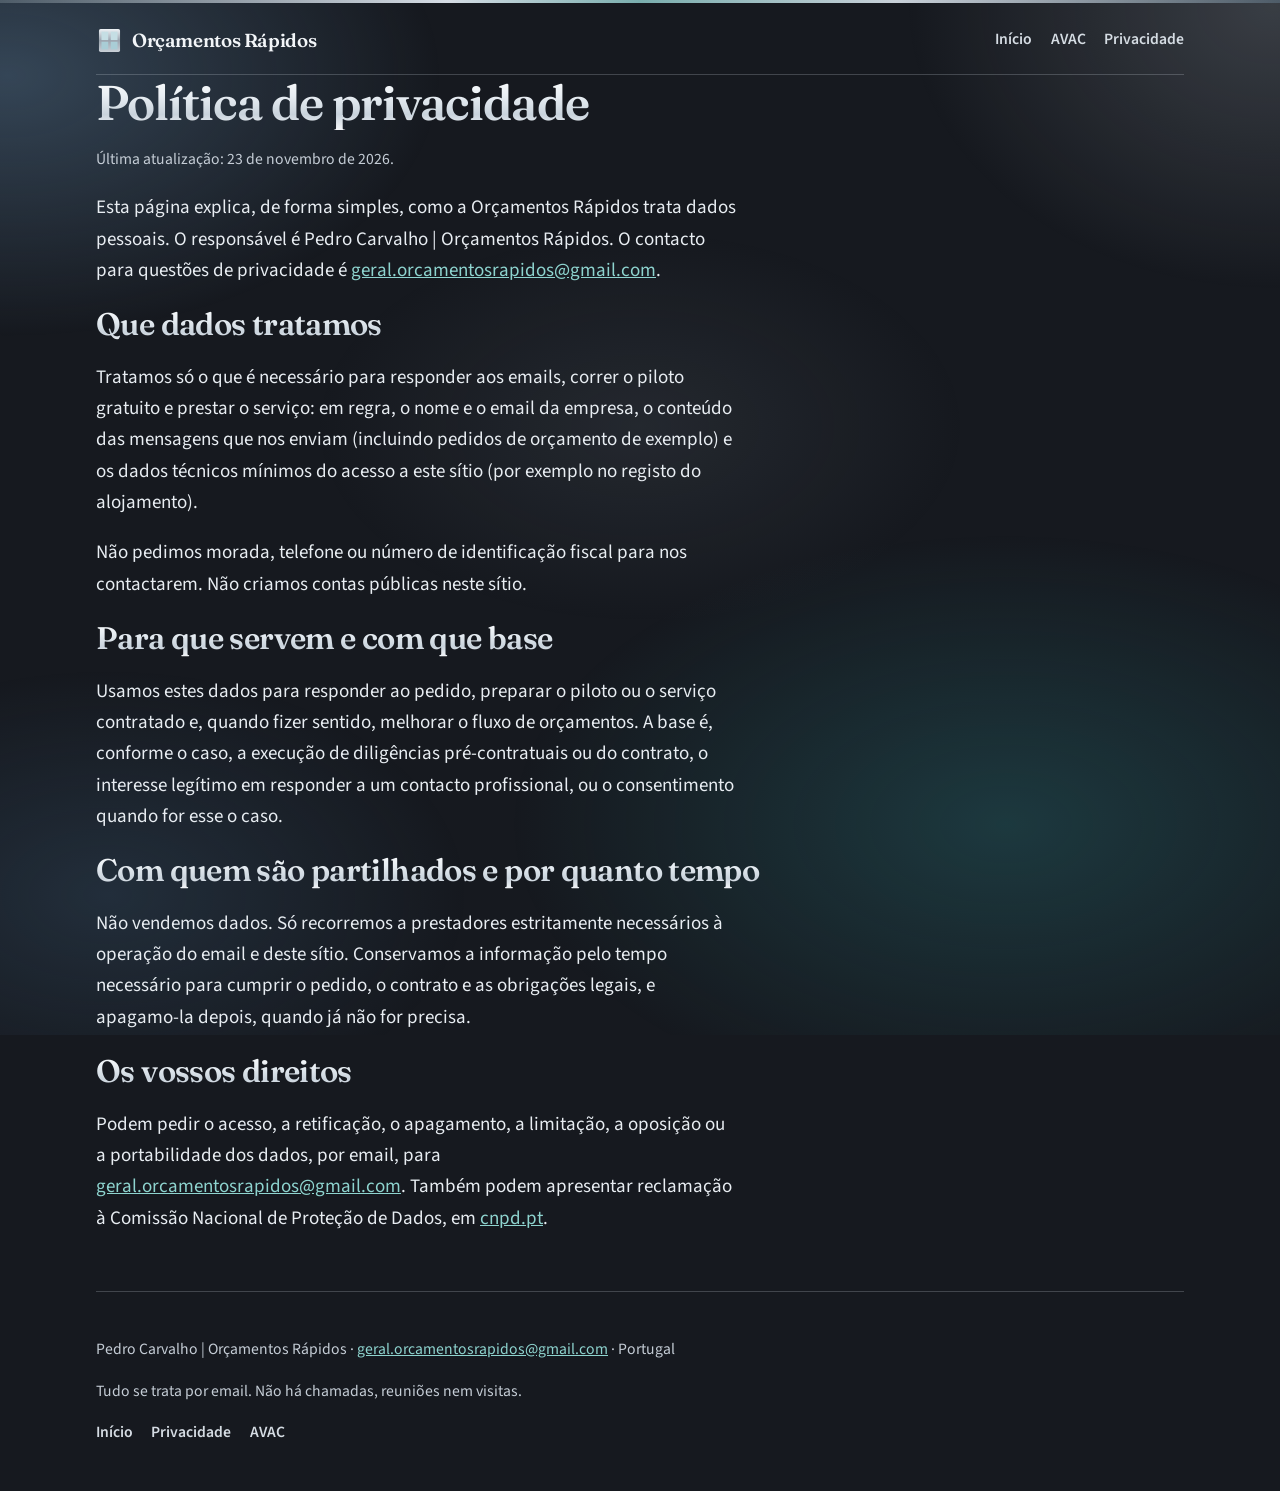
<file: privacidade.html>
<!DOCTYPE html>
<html lang="pt-PT">
<head>
  <meta charset="utf-8">
  <meta name="viewport" content="width=device-width, initial-scale=1">
  <title>Política de privacidade | Orçamentos Rápidos</title>
  <meta name="description" content="Como a Orçamentos Rápidos trata os dados pessoais: só o necessário para responder por email, correr o piloto e prestar o serviço. Contacto: geral.orcamentosrapidos@gmail.com.">
  <link rel="canonical" href="https://orcamentosrapidos.pt/privacidade.html">
  <meta name="theme-color" content="#16191F">
  <link rel="stylesheet" href="styles.css">
</head>
<body>
  <a class="skip-link" href="#conteudo">Saltar para o conteúdo</a>
  <header>
    <a class="logo" href="https://orcamentosrapidos.pt/">Orçamentos Rápidos</a>
    <nav aria-label="Navegação">
      <a href="https://orcamentosrapidos.pt/">Início</a>
      <a href="https://orcamentosrapidos.pt/avac.html">AVAC</a>
      <a href="https://orcamentosrapidos.pt/privacidade.html">Privacidade</a>
    </nav>
  </header>
  <main id="conteudo">
    <h1>Política de privacidade</h1>
    <p class="nota">Última atualização: 23 de novembro de 2026.</p>
    <p>Esta página explica, de forma simples, como a Orçamentos Rápidos trata dados pessoais. O responsável é Pedro Carvalho | Orçamentos Rápidos. O contacto para questões de privacidade é <a href="mailto:geral.orcamentosrapidos@gmail.com">geral.orcamentosrapidos@gmail.com</a>.</p>

    <h2>Que dados tratamos</h2>
    <p>Tratamos só o que é necessário para responder aos emails, correr o piloto gratuito e prestar o serviço: em regra, o nome e o email da empresa, o conteúdo das mensagens que nos enviam (incluindo pedidos de orçamento de exemplo) e os dados técnicos mínimos do acesso a este sítio (por exemplo no registo do alojamento).</p>
    <p>Não pedimos morada, telefone ou número de identificação fiscal para nos contactarem. Não criamos contas públicas neste sítio.</p>

    <h2>Para que servem e com que base</h2>
    <p>Usamos estes dados para responder ao pedido, preparar o piloto ou o serviço contratado e, quando fizer sentido, melhorar o fluxo de orçamentos. A base é, conforme o caso, a execução de diligências pré-contratuais ou do contrato, o interesse legítimo em responder a um contacto profissional, ou o consentimento quando for esse o caso.</p>

    <h2>Com quem são partilhados e por quanto tempo</h2>
    <p>Não vendemos dados. Só recorremos a prestadores estritamente necessários à operação do email e deste sítio. Conservamos a informação pelo tempo necessário para cumprir o pedido, o contrato e as obrigações legais, e apagamo-la depois, quando já não for precisa.</p>

    <h2>Os vossos direitos</h2>
    <p>Podem pedir o acesso, a retificação, o apagamento, a limitação, a oposição ou a portabilidade dos dados, por email, para <a href="mailto:geral.orcamentosrapidos@gmail.com">geral.orcamentosrapidos@gmail.com</a>. Também podem apresentar reclamação à Comissão Nacional de Proteção de Dados, em <a href="https://www.cnpd.pt/">cnpd.pt</a>.</p>
  </main>
  <footer>
    <p>Pedro Carvalho | Orçamentos Rápidos · <a href="mailto:geral.orcamentosrapidos@gmail.com">geral.orcamentosrapidos@gmail.com</a> · Portugal</p>
    <p>Tudo se trata por email. Não há chamadas, reuniões nem visitas.</p>
    <nav aria-label="Rodapé">
      <a href="https://orcamentosrapidos.pt/">Início</a>
      <a href="https://orcamentosrapidos.pt/privacidade.html">Privacidade</a>
      <a href="https://orcamentosrapidos.pt/avac.html">AVAC</a>
    </nav>
  </footer>
</body>
</html>
</file>
<file: styles.css>
@font-face {
  font-family: "Fraunces";
  font-style: normal;
  font-weight: 500 700;
  font-display: swap;
  src: url("fonts/fraunces-latin.woff2") format("woff2");
}
@font-face {
  font-family: "Source Sans 3";
  font-style: normal;
  font-weight: 400 700;
  font-display: swap;
  src: url("fonts/source-sans-3-latin.woff2") format("woff2");
}
@font-face {
  font-family: "Source Sans 3";
  font-style: italic;
  font-weight: 400;
  font-display: swap;
  src: url("fonts/source-sans-3-italic-latin.woff2") format("woff2");
}

:root {
  --graphite: #16191F;
  --ink: #E8EDF2;
  --muted: #C5CDD6;
  --line: rgba(220, 228, 236, 0.22);
  --cyan: #8ED4CF;
  --cyan-dim: #6BB8B3;
  --input-bg: #F3F5F7;
  --input-ink: #16191F;
  --metal: linear-gradient(180deg, #FFFFFF 0%, #E8EEF3 38%, #C9D3DC 72%, #F5F7FA 100%);
  --glass-bg: rgba(255, 255, 255, 0.08);
  --glass-border: rgba(236, 242, 248, 0.22);
  --glass-glow: 0 16px 40px rgba(0, 0, 0, 0.32), 0 0 0 1px rgba(255, 255, 255, 0.06), inset 0 1px 0 rgba(255, 255, 255, 0.18);
  --radius: 1.15rem;
  --font-display: "Fraunces", "Iowan Old Style", Palatino, Georgia, serif;
  --font-text: "Source Sans 3", "Segoe UI", "Helvetica Neue", Arial, sans-serif;
  /* aliases used by leftover rules */
  --card: var(--glass-bg);
  --green: var(--cyan);
  --green-dark: #F2F5F8;
  --terracotta: var(--cyan);
  --terracotta-soft: var(--cyan-dim);
  --paper: rgba(255, 255, 255, 0.06);
  --sage: rgba(142, 212, 207, 0.16);
  --shadow: var(--glass-glow);
}

* { box-sizing: border-box; }
html { scroll-behavior: smooth; background: var(--graphite); }
@media (prefers-reduced-motion: reduce) {
  html { scroll-behavior: auto; }
  body::after { animation: none !important; }
}

body {
  margin: 0;
  font: 19px/1.65 var(--font-text);
  color: var(--ink);
  background: var(--graphite);
  min-height: 100%;
}

.skip-link {
  position: absolute;
  left: 0.75rem;
  top: 0.5rem;
  z-index: 100;
  padding: 0.5rem 0.9rem;
  background: #F2F5F8;
  color: #16191F;
  font-weight: 700;
  text-decoration: none;
  border-radius: 0.4rem;
  transform: translateY(-170%);
}
.skip-link:focus,
.skip-link:focus-visible {
  transform: none;
  color: #16191D;
  outline: 2px solid var(--cyan);
  outline-offset: 3px;
}
:focus-visible {
  outline: 2px solid var(--cyan);
  outline-offset: 3px;
}
button.cta {
  font: inherit;
  cursor: pointer;
}


/* Thin metallic edge */
body::before {
  content: "";
  display: block;
  height: 3px;
  background: linear-gradient(90deg, #4E5C68 0%, #D5DCE4 35%, #7AAEAE 50%, #C8D0D8 70%, #4E5C68 100%);
  position: relative;
  z-index: 2;
}

/* Fluid metallic blobs */
body::after {
  content: "";
  position: fixed;
  inset: -15%;
  z-index: 0;
  pointer-events: none;
  background:
    radial-gradient(ellipse 42% 36% at 12% 18%, rgba(96, 132, 164, 0.42), transparent 62%),
    radial-gradient(ellipse 38% 42% at 88% 12%, rgba(198, 208, 218, 0.20), transparent 58%),
    radial-gradient(ellipse 48% 40% at 72% 82%, rgba(46, 140, 146, 0.28), transparent 62%),
    radial-gradient(ellipse 36% 32% at 18% 88%, rgba(70, 108, 140, 0.26), transparent 60%),
    radial-gradient(ellipse 28% 24% at 50% 48%, rgba(160, 176, 190, 0.10), transparent 70%);
  animation: fluir 32s ease-in-out infinite alternate;
}
@keyframes fluir {
  from { transform: translate3d(0, 0, 0) scale(1); }
  to { transform: translate3d(-3.5%, 2.5%, 0) scale(1.07); }
}

header, main, footer {
  width: min(68rem, calc(100% - 2.4rem));
  margin-left: auto;
  margin-right: auto;
  position: relative;
  z-index: 1;
}

header {
  display: flex;
  flex-wrap: wrap;
  justify-content: space-between;
  align-items: center;
  gap: 0.85rem 1.6rem;
  padding: 1.35rem 0 1.15rem;
  border-bottom: 1px solid var(--line);
}

.logo {
  display: inline-flex;
  align-items: center;
  gap: 0.55rem;
  font-family: var(--font-display);
  font-weight: 600;
  font-size: 1.18rem;
  letter-spacing: -0.02em;
  text-decoration: none;
  color: #F2F5F8;
  -webkit-text-fill-color: #F2F5F8;
}
.logo::before {
  content: "";
  width: 1.7rem;
  height: 1.7rem;
  flex-shrink: 0;
  background: url("marca.svg") no-repeat center / contain;
  -webkit-text-fill-color: initial;
}

nav { display: flex; flex-wrap: wrap; gap: 0.45rem 1.15rem; }
nav a {
  color: #D5DCE3;
  text-decoration: none;
  font-size: 0.98rem;
  font-weight: 600;
}
nav a:hover, nav a:focus { color: var(--cyan); text-decoration: underline; text-underline-offset: 0.18em; }

h1, h2 {
  font-family: var(--font-display);
  font-weight: 600;
  letter-spacing: -0.02em;
  line-height: 1.2;
  background-image: var(--metal);
  -webkit-background-clip: text;
  background-clip: text;
  color: #F2F5F8;
  -webkit-text-fill-color: transparent;
}
h3 {
  font-family: var(--font-display);
  font-weight: 600;
  letter-spacing: -0.02em;
  line-height: 1.2;
  color: #F2F5F8;
}
h1 { font-size: clamp(2.05rem, 5vw, 3.05rem); margin: 0 0 1.1rem; line-height: 1.12; }
h2 { font-size: clamp(1.55rem, 3vw, 1.95rem); margin: 0 0 0.85rem; }
h3 { font-size: 1.3rem; margin: 0 0 0.25rem; }

p, li { max-width: 40rem; }
.lead { font-size: 1.16rem; }
.historia { font-size: 1.05rem; max-width: 42rem; }
.muted, .nota { color: var(--muted); }
.nota { font-size: 0.98rem; }
a { color: var(--cyan); }
a:hover, a:focus { color: #B7EBE6; }

.cta {
  display: inline-block;
  margin: 0.5rem 0 0.15rem;
  padding: 0.85rem 1.35rem;
  background: linear-gradient(180deg, #E8EDF2 0%, #B4BEC8 46%, #7E8894 52%, #C5CDD6 100%);
  color: #15181D;
  text-decoration: none;
  font-weight: 700;
  font-size: 1.02rem;
  border-radius: 999px;
  border: 1px solid rgba(255, 255, 255, 0.4);
  box-shadow: 0 6px 18px rgba(0, 0, 0, 0.28), inset 0 1px 0 rgba(255, 255, 255, 0.55);
}
.cta:hover, .cta:focus {
  background: linear-gradient(180deg, #F4F7FA 0%, #C5CDD6 46%, #8E98A4 52%, #D5DCE3 100%);
  color: #15181D;
}

.convite-tabela {
  margin: 1.15rem 0 0;
  padding: 1.05rem 1.15rem 1.2rem;
  background: var(--glass-bg);
  border: 1px solid var(--glass-border);
  border-radius: var(--radius);
  box-shadow: var(--glass-glow);
  backdrop-filter: blur(20px) saturate(1.15);
  -webkit-backdrop-filter: blur(20px) saturate(1.15);
}
.convite-tabela > p { margin: 0; max-width: none; }
.convite-tabela .cta { margin-top: 0.8rem; }
.convite-tabela .nota { margin-top: 0.75rem; }
.preview-simples {
  margin-top: 1.6rem;
  max-width: 22rem;
}
.preview-simples figcaption {
  color: var(--muted);
  font-size: 0.95rem;
  max-width: none;
}

.hero {
  display: grid;
  grid-template-columns: 1fr;
  gap: 2rem;
  padding: 2.4rem 0 1rem;
  align-items: center;
}
.hero-texto p { max-width: 38rem; }
.ilustracao { display: flex; justify-content: center; }
.ilustracao svg { width: min(100%, 22rem); height: auto; filter: drop-shadow(0 18px 24px rgba(0, 0, 0, 0.35)); }

.seccao { padding: 2.8rem 0 0.4rem; }
.seccao h2 { max-width: 40rem; }

.divisor {
  display: flex;
  justify-content: center;
  gap: 0.85rem;
  padding: 1.8rem 0 0.2rem;
  color: var(--cyan-dim);
}
.divisor svg { width: 1.7rem; height: 1.7rem; }

.passos {
  list-style: none;
  margin: 1.8rem 0 1.4rem;
  padding: 0 0 0 0.2rem;
  border-left: 3px solid rgba(142, 212, 207, 0.45);
  display: grid;
  gap: 1.6rem;
}
.passos li {
  position: relative;
  max-width: 46rem;
  padding: 0.15rem 0 0.15rem 2.4rem;
  display: grid;
  grid-template-columns: 3rem 1fr;
  gap: 0.9rem 1rem;
  align-items: start;
}
.passos .icone {
  grid-row: 1 / span 2;
  width: 3rem;
  height: 3rem;
  border-radius: 0.85rem;
  background: var(--glass-bg);
  border: 1px solid var(--glass-border);
  box-shadow: var(--glass-glow);
  backdrop-filter: blur(16px);
  -webkit-backdrop-filter: blur(16px);
  display: flex;
  align-items: center;
  justify-content: center;
  color: var(--cyan);
}
.passos .icone svg { width: 1.7rem; height: 1.7rem; }
.passos strong {
  display: block;
  font-family: var(--font-display);
  font-size: 1.22rem;
  font-weight: 600;
  color: #F2F5F8;
  margin-bottom: 0.2rem;
  grid-column: 2;
}
.passos p { margin: 0; grid-column: 2; max-width: 38rem; }

.aviso, .preview, .quadro, .simulador {
  background: var(--glass-bg);
  border: 1px solid var(--glass-border);
  border-radius: var(--radius);
  box-shadow: var(--glass-glow);
  backdrop-filter: blur(20px) saturate(1.15);
  -webkit-backdrop-filter: blur(20px) saturate(1.15);
}
.aviso {
  max-width: 42rem;
  margin: 1.2rem 0 0;
  padding: 0.95rem 1.15rem;
  border-left: 4px solid var(--cyan-dim);
}
.preview {
  padding: 1.25rem 1.25rem 1.15rem;
  margin: 1.5rem 0 0.4rem;
}
.selo {
  display: inline-block;
  margin: 0 0 0.95rem;
  padding: 0.28rem 0.7rem;
  background: linear-gradient(180deg, #3A4A56, #243038);
  color: #E8EDF2;
  font-family: var(--font-display);
  font-weight: 600;
  font-size: 0.86rem;
  letter-spacing: 0.03em;
  text-transform: uppercase;
  border-radius: 0.3rem;
  border: 1px solid rgba(255, 255, 255, 0.2);
  transform: rotate(-1.5deg);
}
.paginas { display: grid; grid-template-columns: 1fr; gap: 0.85rem; }
.paginas a { display: block; }
.paginas img {
  width: 100%; height: auto;
  border-radius: 0.55rem;
  background: #fff;
  display: block;
  box-shadow: 0 8px 20px rgba(0, 0, 0, 0.28);
}
figcaption { margin-top: 0.9rem; }

.quadro { margin: 1.5rem 0 1.2rem; padding: 0.4rem 0.4rem; }
.plano { padding: 1.35rem 1.4rem 1.4rem; }
.plano + .plano { border-top: 1px dashed var(--line); }
.plano-topo {
  display: flex;
  flex-wrap: wrap;
  justify-content: space-between;
  align-items: baseline;
  gap: 0.25rem 1.2rem;
  margin-bottom: 0.4rem;
}
.plano .valor {
  font-family: var(--font-display);
  font-size: 1.55rem;
  font-weight: 600;
  margin: 0;
  letter-spacing: -0.02em;
  background-image: var(--metal);
  -webkit-background-clip: text;
  background-clip: text;
  color: #F2F5F8;
  -webkit-text-fill-color: transparent;
}
.plano .periodo {
  font-family: var(--font-text);
  font-size: 0.95rem;
  font-weight: 600;
  color: var(--muted);
  -webkit-text-fill-color: var(--muted);
}
.plano ul { margin: 0.55rem 0 0; padding: 0 0 0 1.15rem; }
.plano li { max-width: none; margin: 0.2rem 0; }

.iva, .piloto { max-width: 42rem; }

details { border-bottom: 1px solid var(--line); padding: 0.85rem 0; }
details:first-of-type { border-top: 1px solid var(--line); }
details summary { cursor: pointer; font-weight: 700; color: #F2F5F8; padding: 0.15rem 0; }
details p { margin: 0.5rem 0 0.15rem; }

footer {
  margin-top: 3.6rem;
  padding: 1.8rem 0 2.8rem;
  border-top: 1px solid var(--line);
  font-size: 0.98rem;
  color: var(--muted);
}
footer nav { margin-top: 0.55rem; }

@media (min-width: 56rem) {
  .hero {
    grid-template-columns: minmax(0, 1.15fr) minmax(16rem, 0.85fr);
    gap: 2.5rem 3rem;
    padding: 3.1rem 0 1.4rem;
  }
  .paginas { grid-template-columns: 1.4fr 1fr 1fr; align-items: start; }
  .passos li { padding-left: 2.8rem; }
}

@media (max-width: 40rem) {
  body { font-size: 18px; }
  .hero { padding-top: 1.6rem; }
  .cta { display: block; text-align: center; width: 100%; }
  .passos li { grid-template-columns: 2.6rem 1fr; padding-left: 1.5rem; }
  .ilustracao { order: -1; }
  .ilustracao svg { width: min(58%, 12.5rem); }
}

/* --- Simulador no hero (mobile first) --- */
.hero-min { display: block; padding: 1.4rem 0 0.6rem; }
.hero-intro { max-width: 44rem; }
.hero-intro h1 { font-size: clamp(1.7rem, 6vw, 2.45rem); margin-bottom: 0.55rem; }
.para-quem { font-size: 1.08rem; margin: 0 0 1.3rem; max-width: 40rem; }
.hero-corpo { display: block; }
.hero-min .ilustracao { display: none; }

.simulador { padding: 1.1rem 1rem 1.25rem; }
.aviso-exemplo {
  margin: 0.7rem 0 0;
  padding: 0;
  background: none;
  border: 0;
  color: var(--muted);
  font-weight: 500;
  font-size: 0.88rem;
  max-width: none;
}
.simulador-erro {
  margin: 0 0 0.8rem;
  padding: 0.6rem 0.8rem;
  background: #F8E4DE;
  color: #5C2418;
  border-radius: 0.6rem;
  font-weight: 600;
}
.lista-vaos { list-style: none; margin: 0 0 0.9rem; padding: 0; display: grid; gap: 0.45rem; }
.lista-vaos li { display: flex; gap: 0.4rem; align-items: stretch; max-width: none; }
.vao-escolha {
  flex: 1;
  text-align: left;
  font: inherit;
  font-size: 0.95rem;
  font-weight: 600;
  color: #F2F5F8;
  background: rgba(255, 255, 255, 0.06);
  border: 1px solid var(--glass-border);
  border-radius: 0.7rem;
  padding: 0.65rem 0.75rem;
  cursor: pointer;
  min-height: 2.75rem;
}
.lista-vaos li.ativo .vao-escolha,
.vao-escolha[aria-pressed="true"] {
  border-color: var(--cyan);
  box-shadow: 0 0 0 2px rgba(142, 212, 207, 0.28);
  background: rgba(142, 212, 207, 0.12);
}
.vao-remover {
  font: inherit;
  font-size: 0.88rem;
  font-weight: 600;
  color: #D5DCE3;
  background: transparent;
  border: 1px solid var(--line);
  border-radius: 0.7rem;
  padding: 0.5rem 0.7rem;
  cursor: pointer;
}
.form-vao .grelha {
  display: grid;
  grid-template-columns: 1fr 1fr;
  gap: 0.7rem;
}
.form-vao .grelha label:nth-child(1),
.form-vao .grelha label:nth-child(2) { grid-column: 1 / -1; }
.form-vao label,
.form-vao .extras label {
  display: flex;
  flex-direction: column;
  gap: 0.28rem;
  font-weight: 700;
  font-size: 0.92rem;
  color: #F0F3F6;
  max-width: none;
}
.form-vao .extras label {
  flex-direction: row;
  align-items: center;
  gap: 0.55rem;
  font-weight: 600;
  font-size: 1rem;
}
.form-vao select,
.form-vao input[type="number"] {
  font: inherit;
  font-size: 1.05rem;
  font-weight: 400;
  color: var(--input-ink);
  width: 100%;
  min-height: 2.9rem;
  padding: 0.55rem 0.65rem;
  border: 1px solid #C5CDD6;
  border-radius: 0.65rem;
  background: var(--input-bg);
  appearance: auto;
}
.form-vao select:focus-visible,
.form-vao input[type="number"]:focus-visible,
.form-vao input[type="checkbox"]:focus-visible {
  outline: 2px solid #2A6F6C;
  outline-offset: 2px;
}
.form-vao input[type="checkbox"] {
  width: 1.25rem;
  height: 1.25rem;
  accent-color: #2A6F6C;
  flex-shrink: 0;
}
.form-vao .extras { border: 0; margin: 0.9rem 0 0; padding: 0; display: grid; gap: 0.55rem; }
.form-vao legend {
  font-family: var(--font-display);
  font-weight: 600;
  color: #F2F5F8;
  padding: 0;
  margin: 0 0 0.4rem;
}
.acoes-vao, .acoes-pdf { margin: 0.85rem 0 0.4rem; }
.btn-sec {
  font: inherit;
  font-weight: 700;
  color: #F2F5F8;
  background: rgba(255, 255, 255, 0.06);
  border: 1px solid rgba(232, 238, 244, 0.4);
  border-radius: 999px;
  padding: 0.7rem 1.1rem;
  cursor: pointer;
  min-height: 2.8rem;
}
.btn-sec:hover, .btn-sec:focus { background: rgba(142, 212, 207, 0.16); color: #F2F5F8; }
.cta.btn-pdf, .cta.cta-tabela {
  border: 1px solid rgba(255, 255, 255, 0.4);
  cursor: pointer;
  font: inherit;
  font-weight: 700;
  width: 100%;
  text-align: center;
  box-sizing: border-box;
}
.resultado { margin-top: 1rem; }
.linhas-orc { width: 100%; border-collapse: collapse; font-size: 0.95rem; }
.linhas-orc th, .linhas-orc td {
  text-align: left;
  padding: 0.55rem 0.2rem;
  border-bottom: 1px solid var(--line);
  vertical-align: top;
}
.linhas-orc .col-preco, .linhas-orc th:last-child { text-align: right; white-space: nowrap; }
.linhas-orc .desc { display: block; font-weight: 600; color: #F2F5F8; }
.linhas-orc .qty { display: block; color: var(--muted); font-size: 0.88rem; }
.nota-min { font-size: 0.92rem; color: var(--muted); margin: 0.7rem 0 0; max-width: none; }
.totais { margin: 0.8rem 0 0; padding: 0.7rem 0 0; display: grid; gap: 0.3rem; }
.totais div { display: flex; justify-content: space-between; gap: 1rem; margin: 0; max-width: none; }
.totais dt, .totais dd { margin: 0; }
.totais .total { margin-top: 0.35rem; padding-top: 0.45rem; border-top: 2px solid rgba(142, 212, 207, 0.55); font-size: 1.15rem; }
.totais .total dt, .totais .total dd {
  font-family: var(--font-display);
  font-weight: 600;
  background-image: var(--metal);
  -webkit-background-clip: text;
  background-clip: text;
  color: #F2F5F8;
  -webkit-text-fill-color: transparent;
}
.visually-hidden {
  position: absolute;
  width: 1px; height: 1px;
  padding: 0; margin: -1px;
  overflow: hidden; clip: rect(0,0,0,0);
  border: 0;
}

@media (min-width: 40rem) {
  .form-vao .grelha { grid-template-columns: repeat(6, 1fr); }
  .form-vao .grelha label:nth-child(1),
  .form-vao .grelha label:nth-child(2) { grid-column: span 3; }
  .form-vao .grelha label:nth-child(3),
  .form-vao .grelha label:nth-child(4),
  .form-vao .grelha label:nth-child(5) { grid-column: span 2; }
  .cta.btn-pdf, .cta.cta-tabela { width: auto; }
  .form-vao .extras { grid-template-columns: 1fr; }
}

@media (min-width: 56rem) {
  .hero-min { padding-top: 2rem; }
  .hero-corpo {
    display: grid;
    grid-template-columns: minmax(0, 1.4fr) minmax(11rem, 0.55fr);
    gap: 1.6rem 2rem;
    align-items: start;
  }
  .hero-min .ilustracao { display: flex; padding-top: 1.2rem; }
  .hero-min .ilustracao svg { width: min(100%, 16rem); }
  .simulador { padding: 1.3rem 1.3rem 1.4rem; }
  .form-vao .extras { grid-template-columns: repeat(3, auto); justify-content: start; gap: 0.5rem 1.3rem; }
}

/* Impressão / guardar como PDF — papel branco, texto escuro */
.folha-orcamento { display: none; }
@media print {
  body::before, body::after, header, footer, nav, .divisor, .seccao, .hero-intro, .ilustracao,
  .acoes-vao, .acoes-pdf, .cta, .btn-sec, .nota, .para-quem, .convite-tabela, .preview-simples, noscript { display: none !important; }
  body, html { background: #fff !important; color: #111 !important; }
  body::after { animation: none !important; }
  body.a-imprimir .hero-min, body.a-imprimir .hero-corpo, body.a-imprimir .simulador {
    display: none !important;
    box-shadow: none;
    padding: 0;
    backdrop-filter: none;
  }
  body.a-imprimir .folha-orcamento,
  .folha-orcamento {
    display: block !important;
    position: static;
    background: #fff;
    color: #111;
    font: 12pt/1.45 "Source Sans 3", "Segoe UI", Arial, sans-serif;
    padding: 0;
    margin: 0;
    -webkit-text-fill-color: #111;
  }
  .folha-orcamento h1, .folha-orcamento * {
    background: none !important;
    -webkit-text-fill-color: #111;
    color: #111;
  }
  .folha-orcamento[hidden] { display: block !important; }
  .folha-cab { margin-bottom: 1rem; }
  .folha-marca { font-weight: 700; font-size: 1.15rem; margin: 0 0 0.4rem; }
  .folha-aviso {
    border: 1pt solid #333;
    padding: 0.5rem 0.7rem;
    font-weight: 600;
    margin: 0 0 0.7rem;
  }
  .folha-orcamento h1 { font-size: 1.35rem; margin: 0 0 0.8rem; }
  .folha-orcamento table { width: 100%; border-collapse: collapse; }
  .folha-orcamento th, .folha-orcamento td {
    border-bottom: 0.5pt solid #999;
    padding: 0.35rem 0.3rem;
    text-align: left;
    font-size: 10.5pt;
  }
  .folha-orcamento th:nth-child(n+2), .folha-orcamento td:nth-child(n+2) { text-align: right; }
  .folha-totais { margin-top: 1rem; }
  .folha-totais div { display: flex; justify-content: space-between; max-width: 20rem; margin-left: auto; }
  .folha-nota { margin-top: 1.2rem; font-size: 9.5pt; color: #333; }
}

.seccao-compacta { padding-top: 1.6rem; }
.seccao-compacta .passos { margin-top: 1rem; margin-bottom: 0.4rem; gap: 1.1rem; }

.barra-total { display: none; }
@media (max-width: 40rem) {
  .barra-total {
    display: flex;
    position: fixed;
    left: 0;
    right: 0;
    bottom: 0;
    z-index: 20;
    align-items: center;
    justify-content: space-between;
    gap: 0.75rem;
    padding: 0.7rem 1rem calc(0.7rem + env(safe-area-inset-bottom, 0px));
    background: rgba(22, 25, 31, 0.92);
    backdrop-filter: blur(16px);
    -webkit-backdrop-filter: blur(16px);
    border-top: 1px solid var(--glass-border);
    box-shadow: 0 -8px 24px rgba(0, 0, 0, 0.35);
  }
  .barra-total[hidden] { display: none !important; }
  body { padding-bottom: 5.4rem; }
  footer { padding-bottom: 6.2rem; }
  .simulador { padding-bottom: 1.6rem; }
  .barra-total-valor {
    margin: 0;
    font-size: 0.92rem;
    color: #E8EDF2;
    max-width: none;
  }
  .barra-total-valor strong {
    display: block;
    font-family: var(--font-display);
    font-size: 1.18rem;
    font-weight: 600;
    color: #F2F5F8;
  }
  .barra-pdf {
    width: auto;
    margin: 0;
    padding: 0.6rem 1.15rem;
    font-size: 0.98rem;
    flex-shrink: 0;
  }
}
@media print {
  .barra-total { display: none !important; }
  body { padding-bottom: 0 !important; }
}
</file>
